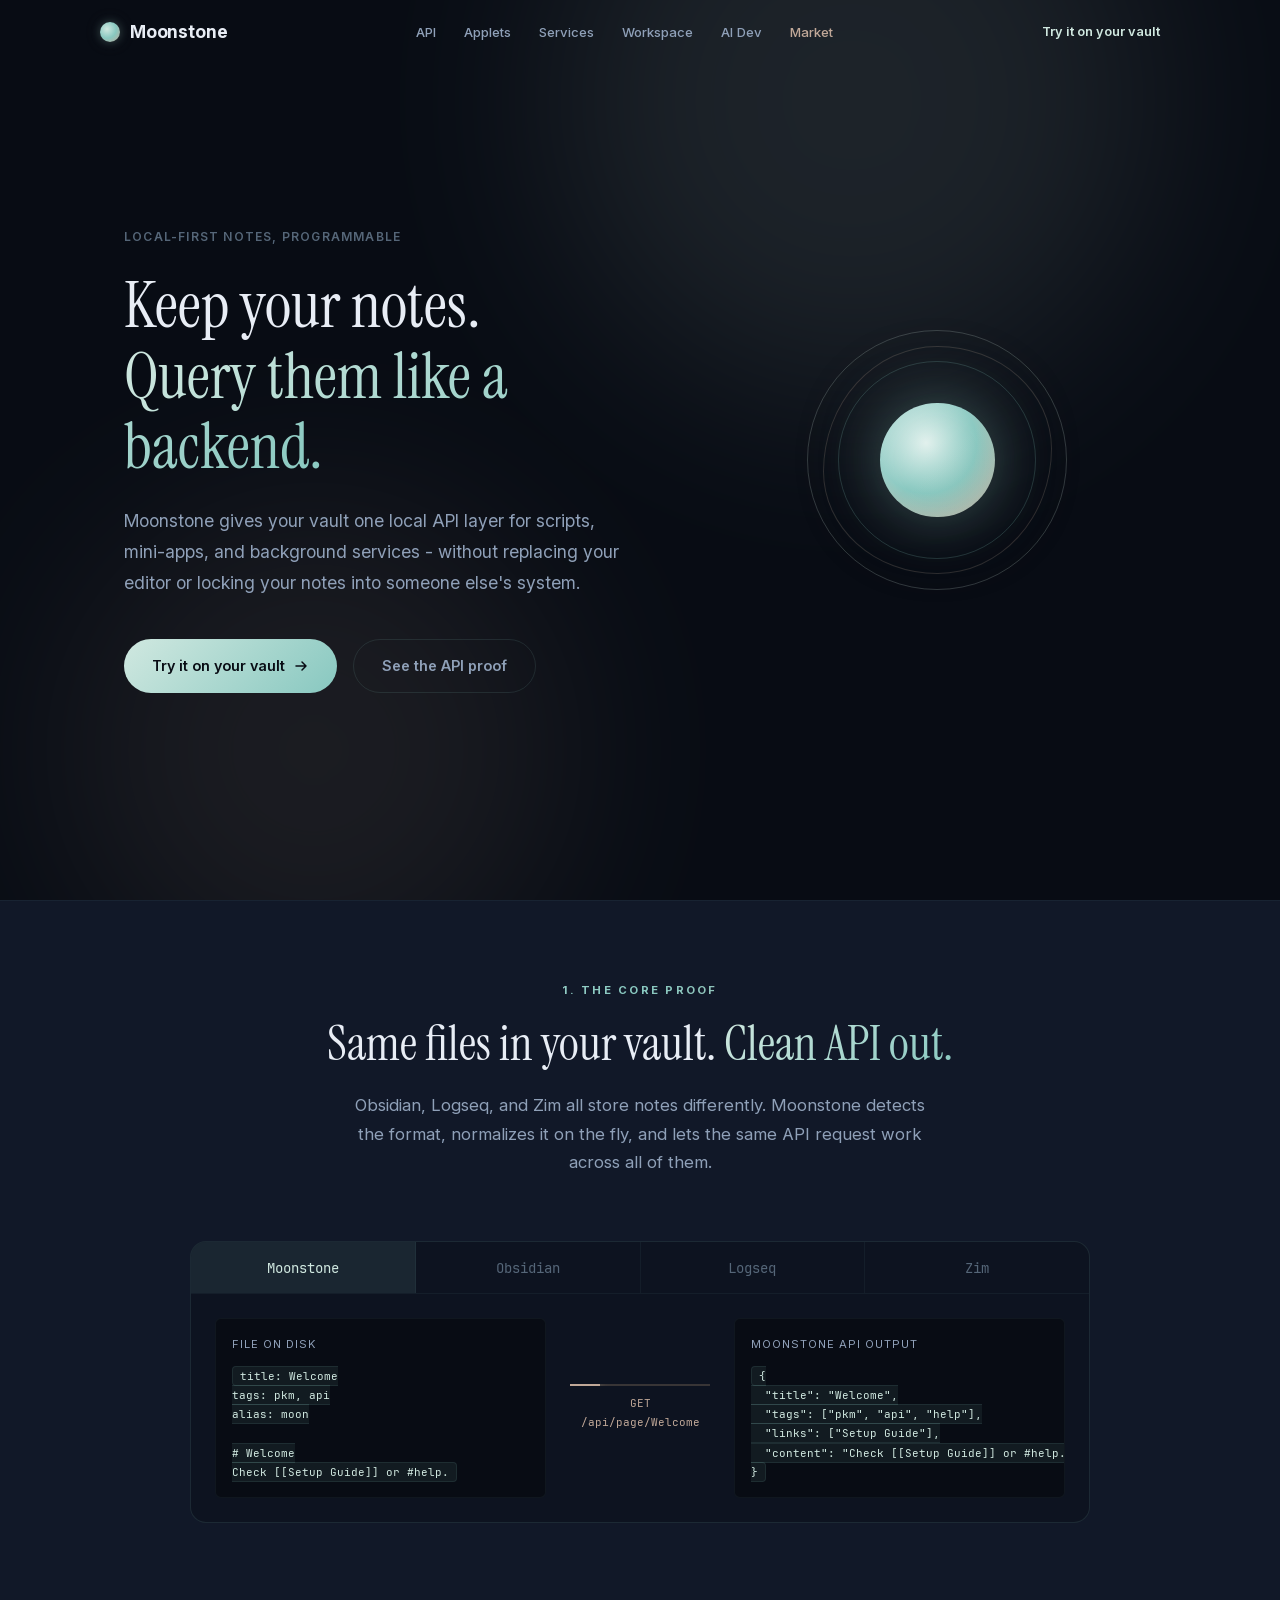
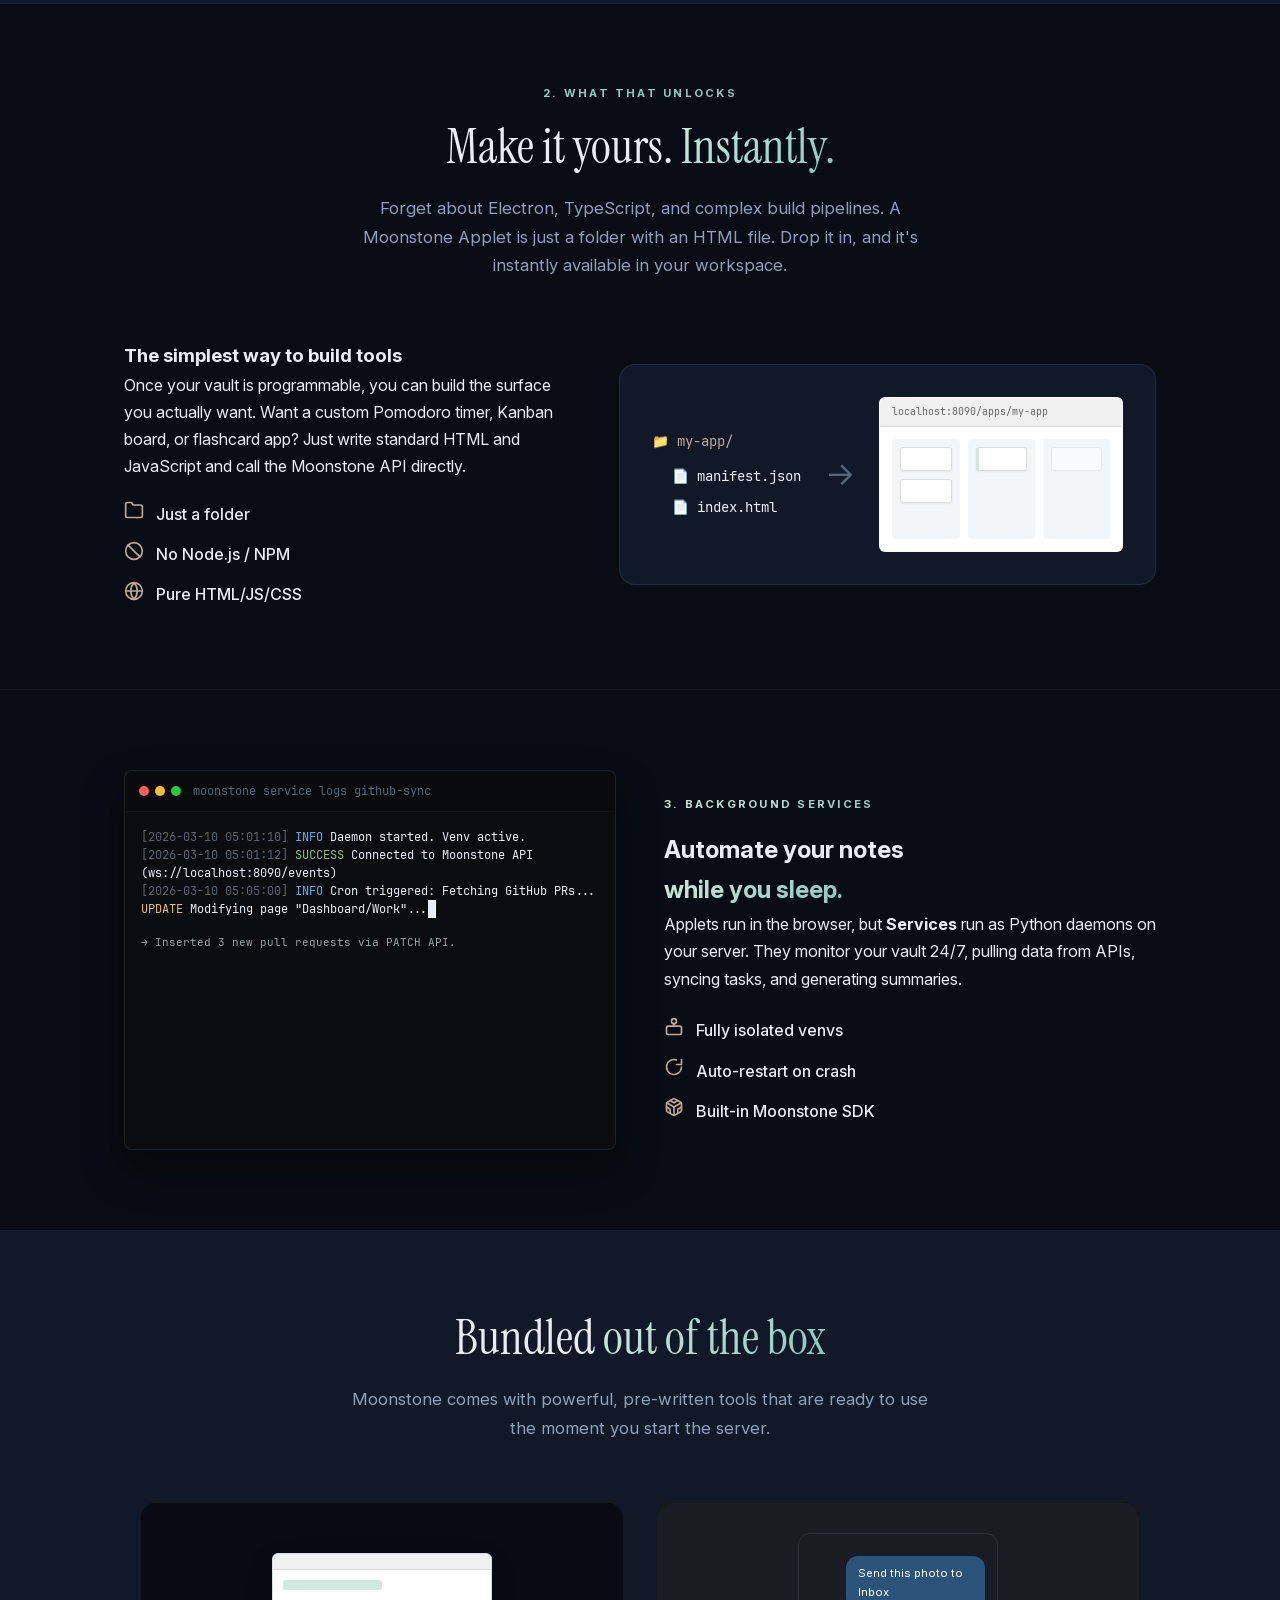
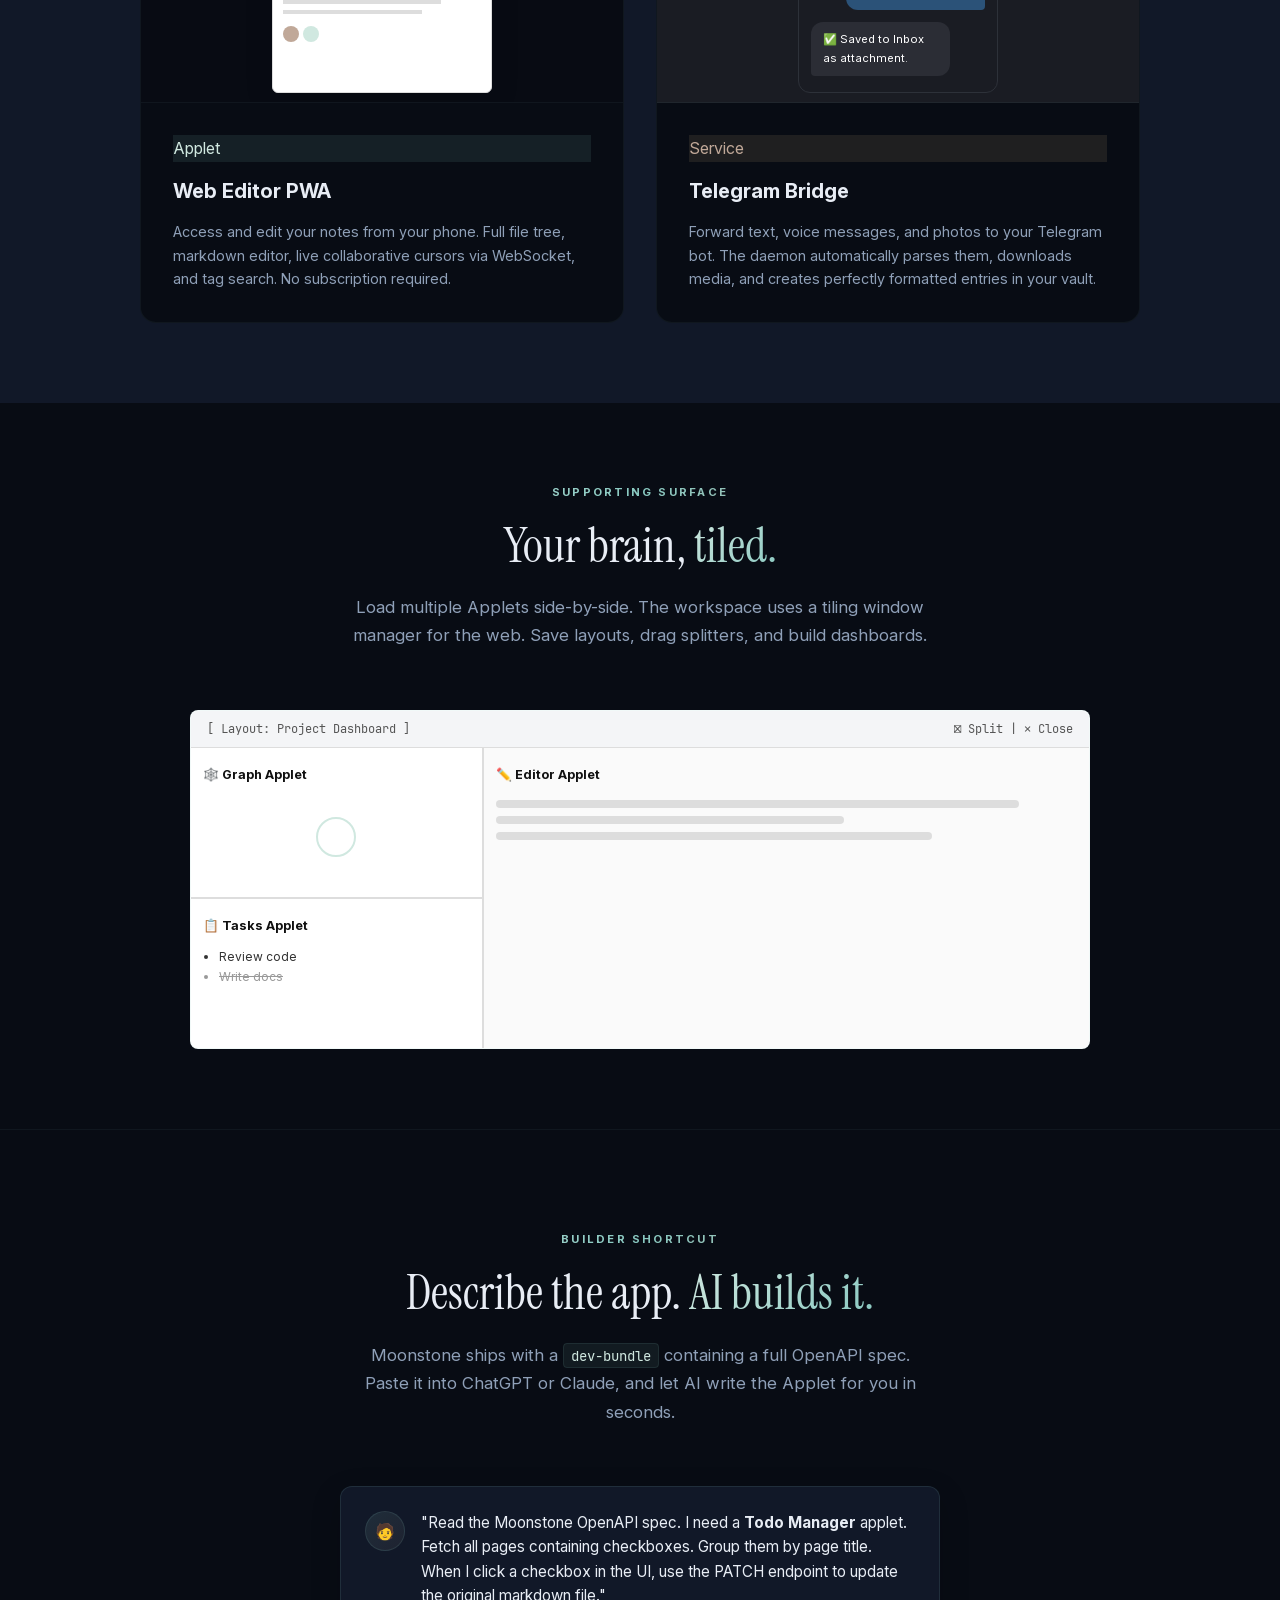
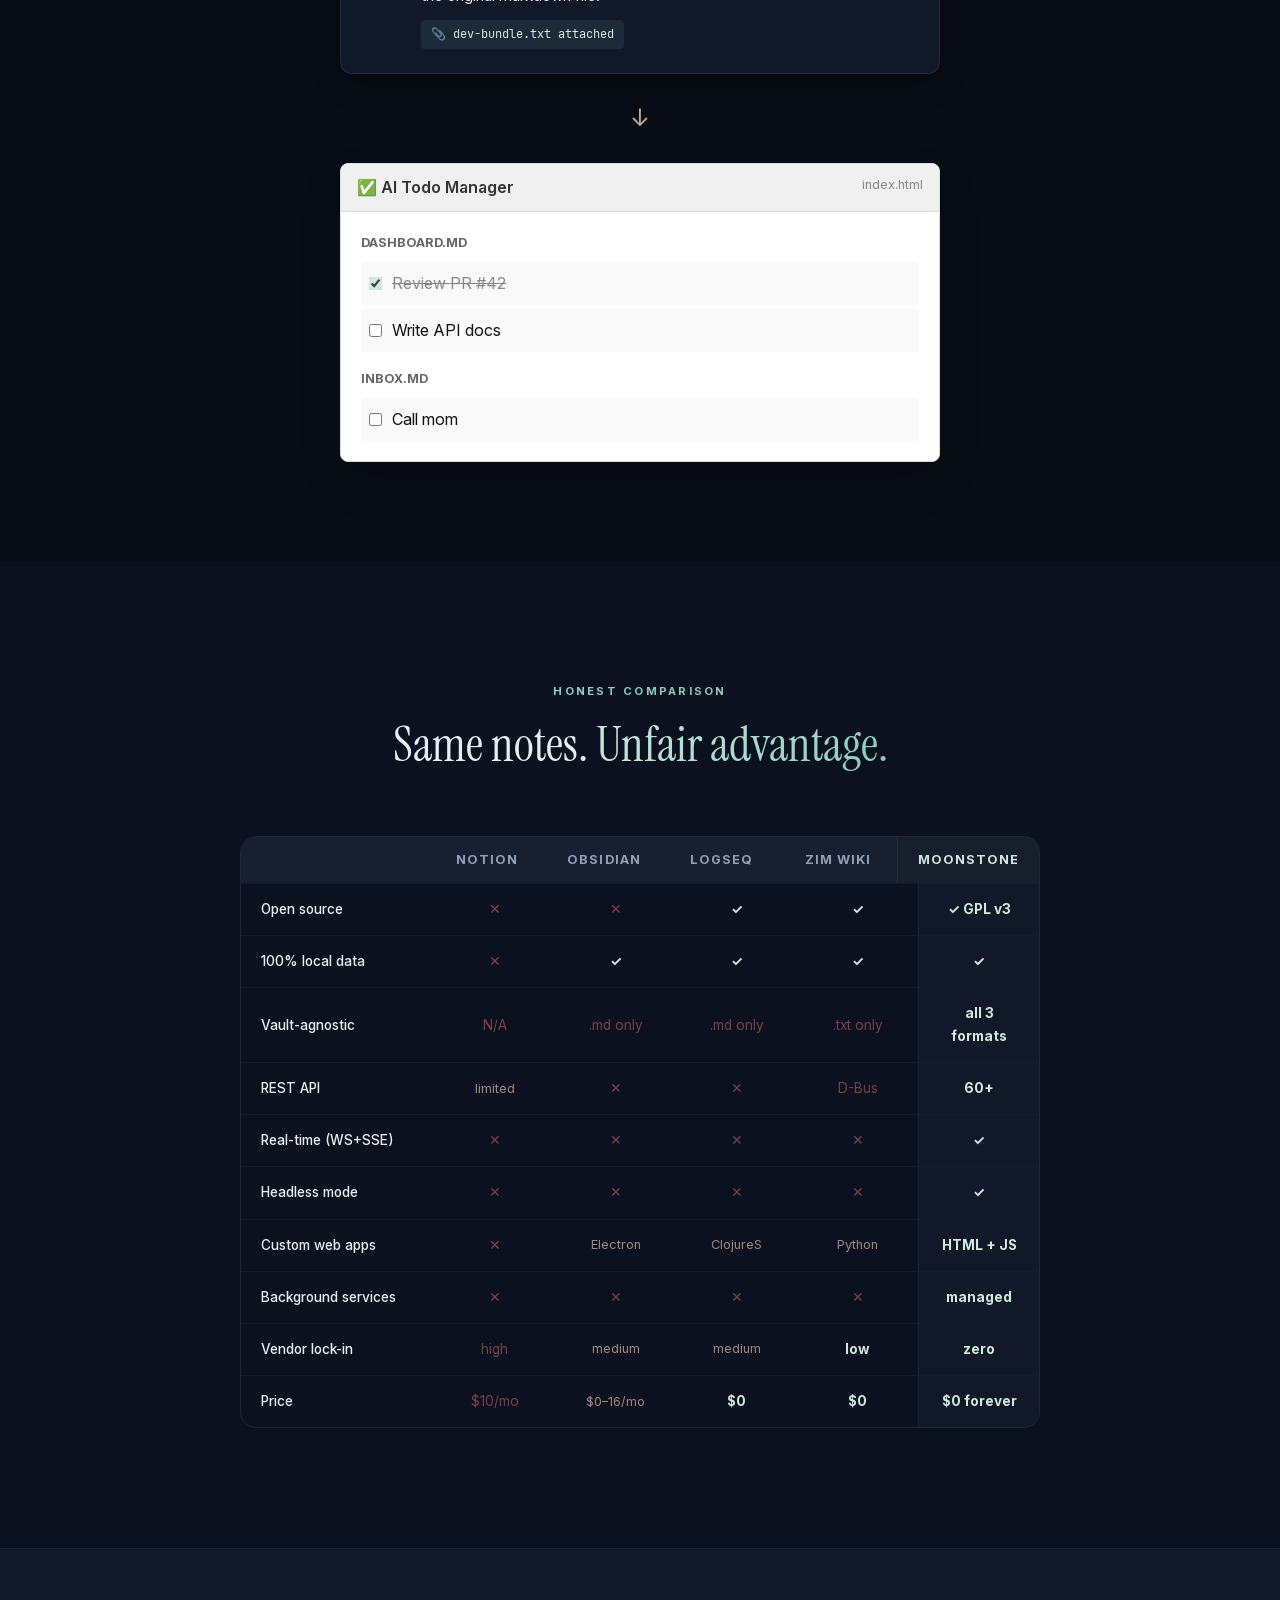
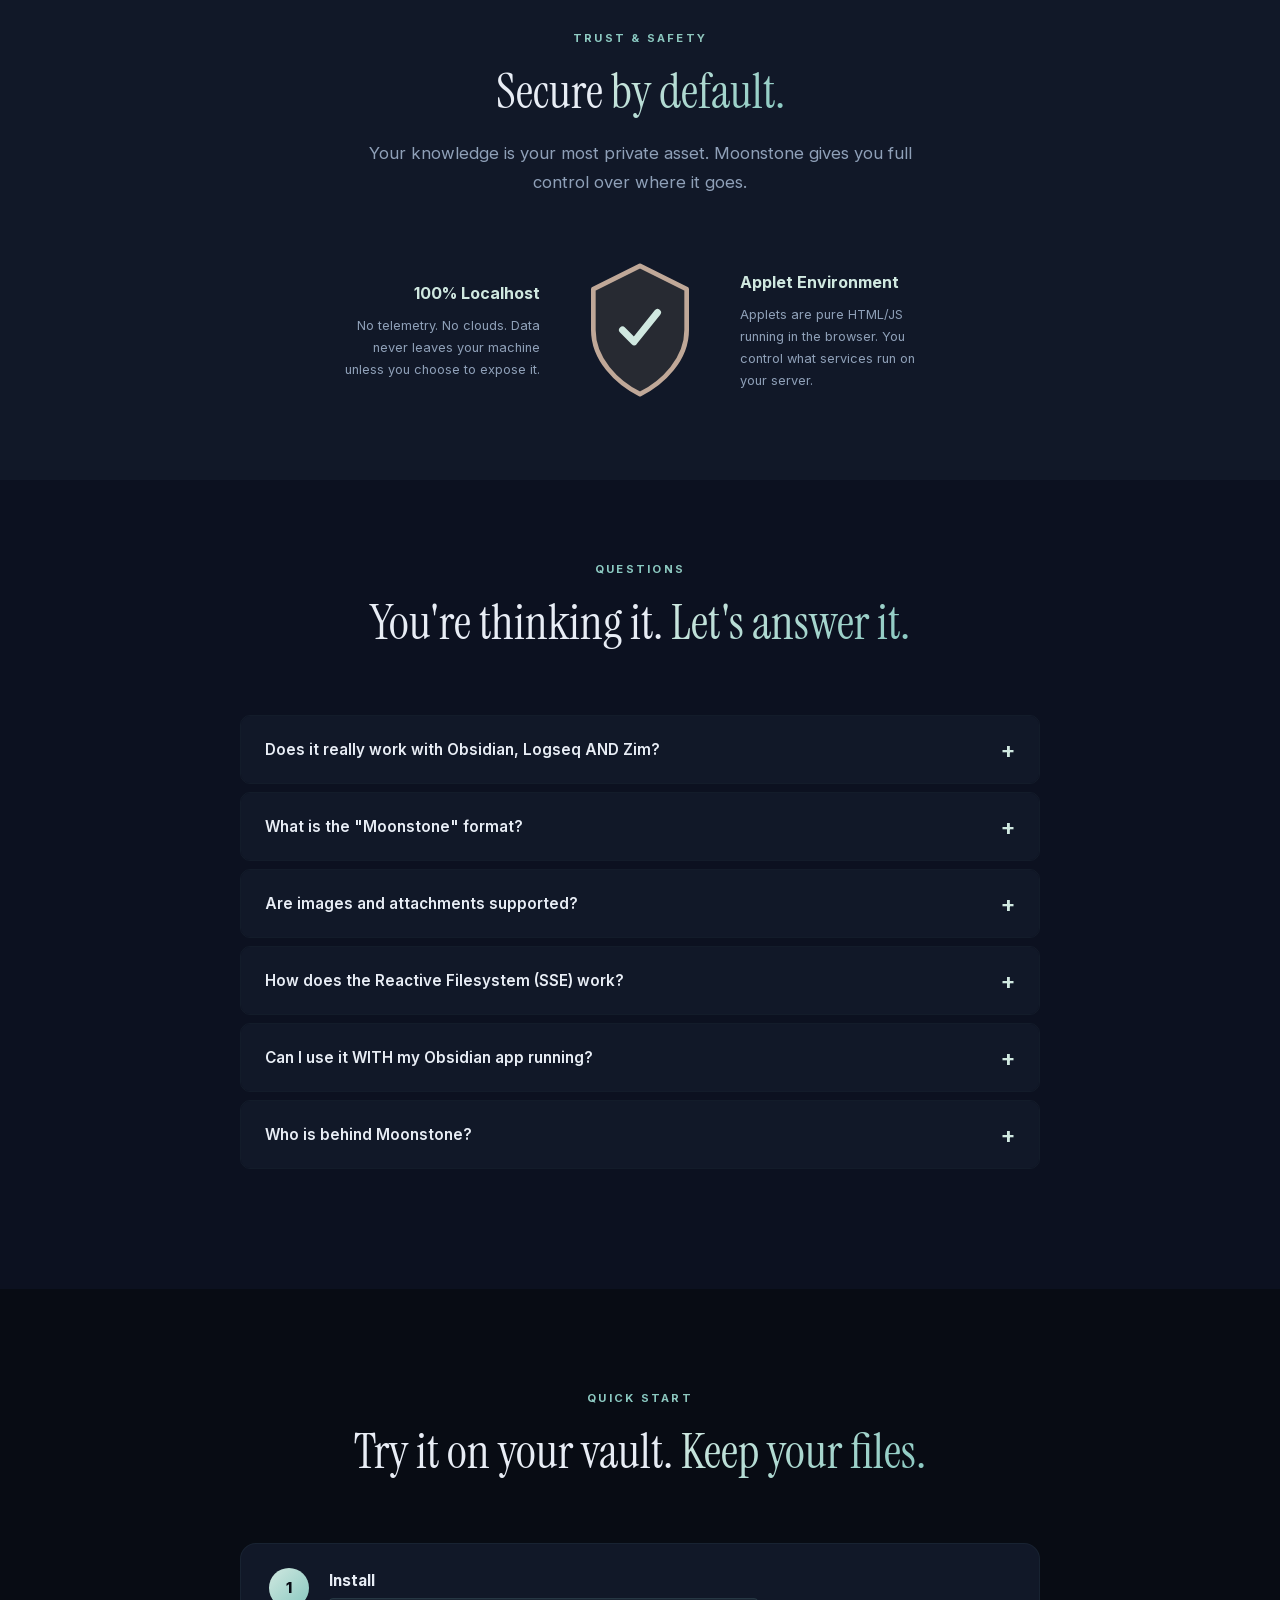
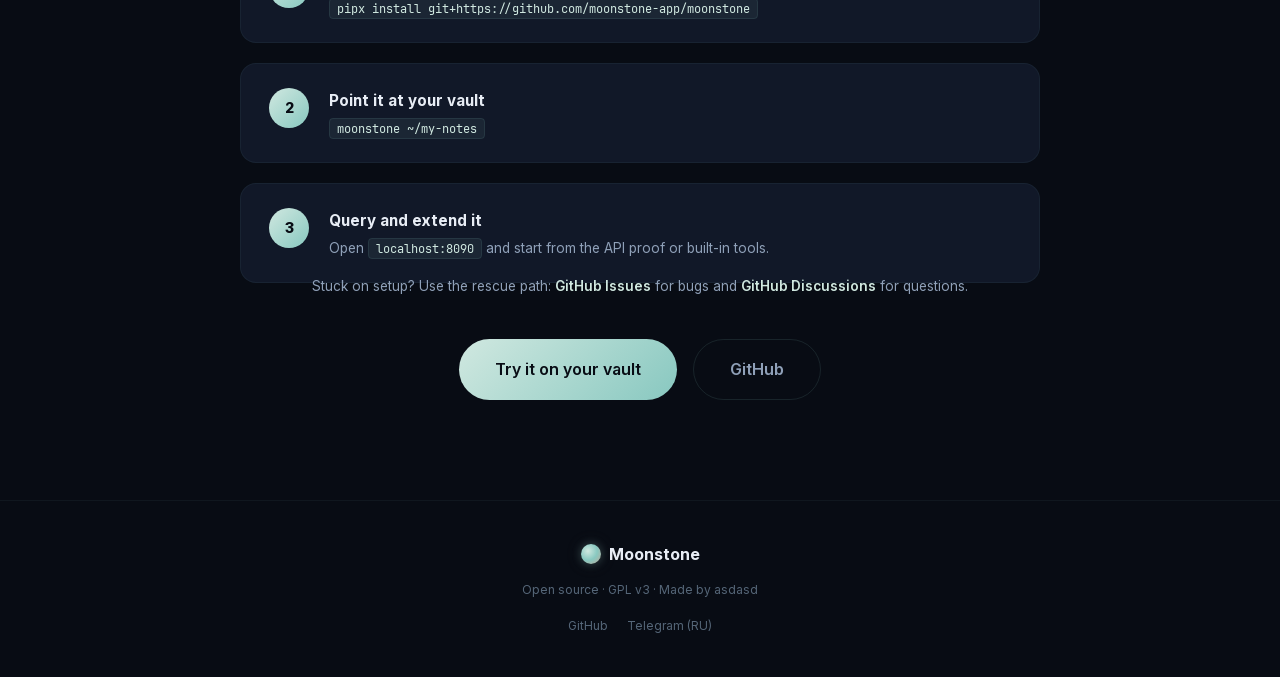
<file: index.html>
<!DOCTYPE html>
<html lang="en">
<head>
  <meta charset="UTF-8">
  <meta name="viewport" content="width=device-width, initial-scale=1.0">
  <title>Moonstone — Turn your notes vault into a local API</title>
  <meta name="description" content="Turn your Obsidian, Logseq, or Zim vault into a local API. Moonstone gives your existing notes one programmable backend, zero-build applets, and background automations.">
  <script defer src="https://cloud.umami.is/script.js" data-website-id="d00c5366-55e6-495d-87b9-1b8a10b99c0d"></script>
  <link rel="stylesheet" href="css/style.css">
</head>
<body>
  <!-- Skip link for keyboard accessibility -->
  <a href="#main-content" class="skip-link">Skip to main content</a>

  <!-- NAV -->
  <nav class="nav" id="nav">
    <div class="nav-inner">
      <a href="#" class="nav-logo"><span class="moon-mark"></span><span>Moonstone</span></a>
      <ul class="nav-links" id="nav-links">
        <li><a href="#api">API</a></li>
        <li><a href="#applets">Applets</a></li>
        <li><a href="#services">Services</a></li>
        <li><a href="#workspace">Workspace</a></li>
        <li><a href="#ai">AI Dev</a></li>
        <li><a href="market.html" style="color:var(--moon-gold);">Market</a></li>
      </ul>
      <a href="#start" class="nav-cta btn btn-nav" data-site-cta="try_vault" data-cta-location="nav">Try it on your vault</a>
      <button class="nav-toggle" id="nav-toggle" aria-label="Menu">
        <svg viewBox="0 0 24 24"><line x1="3" y1="6" x2="21" y2="6"/><line x1="3" y1="12" x2="21" y2="12"/><line x1="3" y1="18" x2="21" y2="18"/></svg>
      </button>
    </div>
  </nav>

  <!-- HERO (API + APPLETS + SERVICES) -->
  <section class="hero" id="main-content">
    <div class="hero-bg">
      <div class="glow glow--1"></div>
      <div class="glow glow--2"></div>
    </div>
    <div class="container hero-inner" style="flex-direction: row; text-align: left;">
      <div class="hero-content" style="max-width: 600px;">
        <p class="hero-eyebrow" id="hero-eyebrow">Local API for Existing Vaults</p>
        <h1 id="hero-headline">Turn your notes folder<br><span class="shimmer-text">into a local API.</span></h1>
        <p class="hero-sub" id="hero-sub">
          Point Moonstone at your existing Obsidian, Logseq, Zim, or plain markdown vault. Keep your files, keep your workflow, and get one programmable backend for APIs, applets, and automations.
        </p>
        <div class="hero-actions">
          <a href="#start" class="btn btn-primary" id="hero-primary-cta" data-hero-click="primary" data-site-cta="try_vault" data-cta-location="hero_primary">
            Try it on your vault
            <svg width="16" height="16" viewBox="0 0 16 16" fill="none"><path d="M3 8h10M9 4l4 4-4 4" stroke="currentColor" stroke-width="1.5" stroke-linecap="round" stroke-linejoin="round"/></svg>
          </a>
          <a href="#api" class="btn btn-ghost" id="hero-secondary-cta" data-hero-click="secondary">See the API proof</a>
        </div>
      </div>
      <div class="hero-stone-wrap">
        <div class="moonstone" id="moonstone">
          <div class="stone-ring stone-ring--1"></div>
          <div class="stone-ring stone-ring--2"></div>
          <div class="stone-ring stone-ring--3"></div>
          <div class="stone-core"></div>
          <div class="stone-sheen"></div>
        </div>
      </div>
    </div>
  </section>

  <!-- 1. ОБ API -->
  <section class="format-switcher-sec" id="api">
    <div class="container">
      <div class="section-header reveal">
        <p class="section-label">1. The Core Proof</p>
        <h2 class="section-title">Same files in your vault. <span class="shimmer-text">Clean API out.</span></h2>
        <p class="section-sub">Obsidian, Logseq, and Zim all store notes differently. Moonstone detects the format, normalizes it on the fly, and lets the same API request work across all of them.</p>
      </div>
      
      <div class="api-switcher reveal">
        <div class="api-switcher-tabs">
          <button class="switcher-tab active" data-format="moonstone">Moonstone</button>
          <button class="switcher-tab" data-format="obsidian">Obsidian</button>
          <button class="switcher-tab" data-format="logseq">Logseq</button>
          <button class="switcher-tab" data-format="zim">Zim</button>
        </div>
        
        <div class="api-switcher-content">
          <div class="api-switcher-file">
            <div class="api-hdr">File on Disk</div>
            <pre class="api-code" id="code-disk"><code>---
tags: [pkm, api]
aliases: [moon]
---
# Welcome
Check [[Setup Guide]] or #help.</code></pre>
          </div>
          <div class="api-switcher-arrow">
            <div class="arrow-path">
               <div class="arrow-dot"></div>
            </div>
            <span>GET /api/page/Welcome</span>
          </div>
          <div class="api-switcher-json">
            <div class="api-hdr">Moonstone API Output</div>
            <pre class="api-code"><code>{
  "title": "Welcome",
  "tags": ["pkm", "api", "help"],
  "links": ["Setup Guide"],
  "content": "Check [[Setup Guide]] or #help."
}</code></pre>
          </div>
        </div>
      </div>
    </div>
  </section>

  <!-- 2. ОБ АППЛЕТАХ -->
  <section class="zero-build-sec" id="applets">
    <div class="container">
      <div class="section-header reveal" style="text-align:center; max-width:800px; margin: 0 auto 60px;">
        <p class="section-label">2. What that unlocks</p>
        <h2 class="section-title">Make it yours. <span class="shimmer-text">Instantly.</span></h2>
        <p class="section-sub">Forget about Electron, TypeScript, and complex build pipelines. A Moonstone Applet is just a folder with an HTML file. Drop it in, and it's instantly available in your workspace.</p>
      </div>
      
      <div class="zero-grid reveal">
        <div class="zero-text">
          <h3>The simplest way to build tools</h3>
          <p>Once your vault is programmable, you can build the surface you actually want. Want a custom Pomodoro timer, Kanban board, or flashcard app? Just write standard HTML and JavaScript and call the Moonstone API directly.</p>
          <ul class="demo-bullets" style="margin-top:20px;">
            <li><span class="icon"><svg width="18" height="18" viewBox="0 0 24 24" fill="none" stroke="currentColor" stroke-width="2"><path d="M22 19a2 2 0 0 1-2 2H4a2 2 0 0 1-2-2V5a2 2 0 0 1 2-2h5l2 3h9a2 2 0 0 1 2 2z"/></svg></span> Just a folder</li>
            <li><span class="icon"><svg width="18" height="18" viewBox="0 0 24 24" fill="none" stroke="currentColor" stroke-width="2"><circle cx="12" cy="12" r="10"/><line x1="4.93" y1="4.93" x2="19.07" y2="19.07"/></svg></span> No Node.js / NPM</li>
            <li><span class="icon"><svg width="18" height="18" viewBox="0 0 24 24" fill="none" stroke="currentColor" stroke-width="2"><circle cx="12" cy="12" r="10"/><line x1="2" y1="12" x2="22" y2="12"/><path d="M12 2a15.3 15.3 0 0 1 4 10 15.3 15.3 0 0 1-4 10 15.3 15.3 0 0 1-4-10 15.3 15.3 0 0 1 4-10z"/></svg></span> Pure HTML/JS/CSS</li>
          </ul>
        </div>
        <div class="zero-anim">
          <div class="zero-folder">
            <div class="folder-icon">📁 my-app/</div>
            <div class="folder-file">📄 manifest.json</div>
            <div class="folder-file">📄 index.html</div>
          </div>
          <div class="zero-arrow">→</div>
          <div class="zero-browser">
            <div class="browser-hdr">localhost:8090/apps/my-app</div>
            <div class="browser-ui">
               <div class="kanban-mock">
                 <div class="k-col"><div class="k-c"></div><div class="k-c"></div></div>
                 <div class="k-col"><div class="k-c k-hl"></div></div>
                 <div class="k-col"><div class="k-c k-dim"></div></div>
               </div>
            </div>
          </div>
        </div>
      </div>
    </div>
  </section>

  <!-- 3. О СЕРВИСАХ -->
  <section class="demo-split" id="services" style="border-top: 1px solid var(--border);">
    <div class="container">
      <div class="demo-split-grid reveal" style="direction: rtl;">
        <!-- Текст справа (direction rtl / ltr hack) -->
        <div class="demo-split-text" style="direction: ltr;">
          <p class="section-label">3. Background Services</p>
          <h2>Automate your notes <br><span class="shimmer-text">while you sleep.</span></h2>
          <p>
            Applets run in the browser, but <strong>Services</strong> run as Python daemons on your server. They monitor your vault 24/7, pulling data from APIs, syncing tasks, and generating summaries.
          </p>
          <ul class="demo-bullets">
            <li><span class="icon"><svg width="20" height="20" viewBox="0 0 24 24" fill="none" stroke="var(--moon-ice)" stroke-width="2"><rect x="3" y="11" width="18" height="10" rx="2"/><circle cx="12" cy="5" r="3"/><path d="M12 8v3"/></svg></span> Fully isolated venvs</li>
            <li><span class="icon"><svg width="20" height="20" viewBox="0 0 24 24" fill="none" stroke="var(--moon-ice)" stroke-width="2"><path d="M21 12a9 9 0 1 1-6.219-8.56"/><polyline points="21 3 21 9 15 9"/></svg></span> Auto-restart on crash</li>
            <li><span class="icon"><svg width="20" height="20" viewBox="0 0 24 24" fill="none" stroke="var(--moon-ice)" stroke-width="2"><path d="M21 16V8a2 2 0 0 0-1-1.73l-7-4a2 2 0 0 0-2 0l-7 4A2 2 0 0 0 3 8v8a2 2 0 0 0 1 1.73l7 4a2 2 0 0 0 2 0l7-4A2 2 0 0 0 21 16z"/><polyline points="7.5 4.21 12 6.81 16.5 4.21"/><polyline points="7.5 19.79 7.5 14.6 3 12"/><polyline points="21 12 16.5 14.6 16.5 19.79"/><polyline points="3.27 6.96 12 12.01 20.73 6.96"/><line x1="12" y1="22.08" x2="12" y2="12"/></svg></span> Built-in Moonstone SDK</li>
          </ul>
        </div>
        
        <div class="demo-split-visual" style="direction: ltr;">
          <!-- Сервисный терминал -->
          <div class="demo-window demo-term" style="width: 100%; height: 100%; top:0; left:0; position:relative; background:#0b0c10;">
            <div class="demo-window-hdr"><div class="demo-dots"><span></span><span></span><span></span></div><span>moonstone service logs github-sync</span></div>
            <div class="demo-window-body" style="font-size: 0.75rem;">
              <div class="code-line"><span style="color:#5c6370">[2026-03-10 05:01:10]</span> <span style="color:#61afef">INFO</span> Daemon started. Venv active.</div>
              <div class="code-line"><span style="color:#5c6370">[2026-03-10 05:01:12]</span> <span style="color:#98c379">SUCCESS</span> Connected to Moonstone API (ws://localhost:8090/events)</div>
              <div class="code-line"><span style="color:#5c6370">[2026-03-10 05:05:00]</span> <span style="color:#61afef">INFO</span> Cron triggered: Fetching GitHub PRs...</div>
              <div class="code-line type-anim" style="animation-duration: 3s;"><span style="color:#e5c07b">UPDATE</span> Modifying page "Dashboard/Work"...<span class="cursor">█</span></div>
              <div class="code-line cmd-status" style="animation: appear 3s infinite;">→ Inserted 3 new pull requests via PATCH API.</div>
            </div>
          </div>
        </div>
      </div>
    </div>
  </section>

  <!-- КАРТОЧКИ ОВЕРВЬЮ -->
  <section class="overview-sec" style="padding: 80px 0; background: var(--bg-card);">
    <div class="container">
      <div class="section-header reveal" style="text-align:center; max-width:800px; margin: 0 auto 60px;">
        <h2 class="section-title">Bundled <span class="shimmer-text">out of the box</span></h2>
        <p class="section-sub">Moonstone comes with powerful, pre-written tools that are ready to use the moment you start the server.</p>
      </div>

      <div class="overview-grid reveal">
        <!-- Карточка 1 -->
        <div class="overview-card">
          <div class="overview-visual">
            <div class="mock-browser-mini">
               <div class="mock-hdr"></div>
               <div class="mock-body" style="padding:10px;">
                 <div style="width:50%;height:10px;background:var(--moon-ice);margin-bottom:10px;border-radius:2px;"></div>
                 <div style="width:80%;height:4px;background:#ddd;margin-bottom:6px;"></div>
                 <div style="width:70%;height:4px;background:#ddd;margin-bottom:12px;"></div>
                 <div style="display:flex; gap:4px;">
                    <div style="width:16px;height:16px;background:var(--moon-gold);border-radius:50%;"></div>
                    <div style="width:16px;height:16px;background:var(--moon-ice);border-radius:50%;"></div>
                 </div>
               </div>
            </div>
          </div>
          <div class="overview-info">
            <span class="badge" style="background:rgba(136,200,192,0.1); color:var(--moon-ice);">Applet</span>
            <h3>Web Editor PWA</h3>
            <p>Access and edit your notes from your phone. Full file tree, markdown editor, live collaborative cursors via WebSocket, and tag search. No subscription required.</p>
          </div>
        </div>

        <!-- Карточка 2 -->
        <div class="overview-card">
          <div class="overview-visual" style="background:#1a1c23;">
            <div class="mock-tg-mini">
              <div class="tg-msg tg-out">Send this photo to Inbox</div>
              <div class="tg-msg tg-in">✅ Saved to Inbox as attachment.</div>
            </div>
          </div>
          <div class="overview-info">
            <span class="badge" style="background:rgba(230,190,138,0.1); color:var(--moon-gold);">Service</span>
            <h3>Telegram Bridge</h3>
            <p>Forward text, voice messages, and photos to your Telegram bot. The daemon automatically parses them, downloads media, and creates perfectly formatted entries in your vault.</p>
          </div>
        </div>
      </div>
    </div>
  </section>

  <!-- О WORKSPACE (Тайлы) -->
  <section class="workspace-sec" id="workspace" style="padding: 80px 0;">
    <div class="container">
      <div class="section-header reveal" style="text-align:center; max-width:800px; margin: 0 auto 60px;">
        <p class="section-label">Supporting Surface</p>
        <h2 class="section-title">Your brain, <span class="shimmer-text">tiled.</span></h2>
        <p class="section-sub">Load multiple Applets side-by-side. The workspace uses a tiling window manager for the web. Save layouts, drag splitters, and build dashboards.</p>
      </div>

      <div class="workspace-visual reveal" style="max-width: 900px; margin: 0 auto; border: 1px solid var(--border-lit); border-radius: 8px; background: #fff; overflow:hidden;">
        <!-- Toolbar -->
        <div style="background: #f4f5f7; padding: 8px 16px; display: flex; justify-content: space-between; border-bottom: 1px solid #ddd; font-family: var(--mono); font-size: 0.75rem; color: #555;">
          <div>[ Layout: Project Dashboard ]</div>
          <div>⊞ Split | ✕ Close</div>
        </div>
        <!-- Grid -->
        <div style="display:flex; height: 300px;">
          <!-- Left Col -->
          <div style="flex: 1; border-right: 2px solid #ddd; display: flex; flex-direction: column;">
            <div style="flex: 1; border-bottom: 2px solid #ddd; padding: 12px;">
              <strong style="font-family:var(--sans); font-size:0.8rem; color:#111;">🕸️ Graph Applet</strong>
              <div style="margin-top:12px; display:flex; justify-content:center; align-items:center; height:60%;">
                <div style="width:40px;height:40px;border-radius:50%;border:2px solid var(--moon-ice);"></div>
              </div>
            </div>
            <div style="flex: 1; padding: 12px;">
              <strong style="font-family:var(--sans); font-size:0.8rem; color:#111;">📋 Tasks Applet</strong>
              <ul style="margin-top:8px; padding-left:16px; font-size:0.75rem; color:#333;"><li>Review code</li><li style="text-decoration:line-through; color:#999;">Write docs</li></ul>
            </div>
          </div>
          <!-- Right Col -->
          <div style="flex: 2; padding: 12px; background: #fafafa;">
             <strong style="font-family:var(--sans); font-size:0.8rem; color:#111;">✏️ Editor Applet</strong>
             <div style="margin-top:12px; width:90%; height:8px; background:#ddd; border-radius:4px;"></div>
             <div style="margin-top:8px; width:60%; height:8px; background:#ddd; border-radius:4px;"></div>
             <div style="margin-top:8px; width:75%; height:8px; background:#ddd; border-radius:4px;"></div>
          </div>
        </div>
      </div>
    </div>
  </section>


  <!-- AI GEN (dev-bundle) -->
  <section class="vibe" id="ai" style="padding: 100px 0; border-top: 1px solid var(--border);">
    <div class="container">
      <div class="section-header reveal" style="text-align:center; max-width:800px; margin: 0 auto;">
        <p class="section-label">Builder Shortcut</p>
        <h2 class="section-title">Describe the app. <span class="shimmer-text">AI builds it.</span></h2>
        <p class="section-sub">Moonstone ships with a <code>dev-bundle</code> containing a full OpenAPI spec. Paste it into ChatGPT or Claude, and let AI write the Applet for you in seconds.</p>
      </div>

      <div class="ai-visual-wrap reveal" style="margin-top: 60px; display: flex; flex-direction: column; align-items: center; gap: 24px;">
        <!-- Chat Prompt -->
        <div style="background: var(--bg-card); border: 1px solid var(--border-lit); border-radius: 12px; padding: 24px; max-width: 600px; width: 100%; box-shadow: 0 10px 30px rgba(0,0,0,0.2);">
          <div style="display: flex; gap: 16px; align-items: flex-start;">
            <div class="vibe-avatar" style="width: 40px; height: 40px; font-size: 1rem;">🧑</div>
            <div>
              <p style="font-size: 0.95rem; color: var(--text); line-height: 1.6;">
                "Read the Moonstone OpenAPI spec. I need a <strong>Todo Manager</strong> applet. Fetch all pages containing checkboxes. Group them by page title. When I click a checkbox in the UI, use the PATCH endpoint to update the original markdown file."
              </p>
              <div style="margin-top: 12px; display: inline-flex; align-items: center; gap: 6px; background: rgba(136,200,192,0.1); color: var(--moon-ice); padding: 4px 10px; border-radius: 4px; font-size: 0.75rem; font-family: var(--mono);">
                📎 dev-bundle.txt attached
              </div>
            </div>
          </div>
        </div>
        
        <!-- Arrow -->
        <div style="color: var(--moon-gold); font-size: 1.5rem; animation: slide-down 1.5s infinite;">↓</div>
        
        <!-- Generated Applet Mockup -->
        <div style="background: #fff; border-radius: 8px; border: 1px solid #ddd; max-width: 600px; width: 100%; overflow: hidden; box-shadow: 0 20px 40px rgba(0,0,0,0.15);">
          <div style="background: #f0f0f0; padding: 10px 16px; border-bottom: 1px solid #ddd; font-family: var(--sans); font-weight: 600; color: #333; display: flex; justify-content: space-between;">
            <span>✅ AI Todo Manager</span>
            <span style="font-size: 0.8rem; color: #888; font-weight: normal;">index.html</span>
          </div>
          <div style="padding: 20px; color: #111;">
            <div style="margin-bottom: 16px;">
              <div style="font-size: 0.8rem; color: #666; font-weight: bold; text-transform: uppercase; margin-bottom: 8px;">Dashboard.md</div>
              <label style="display: flex; align-items: center; gap: 10px; padding: 8px; background: #f9f9f9; border-radius: 4px; margin-bottom: 4px; cursor: pointer;">
                <input type="checkbox" checked style="accent-color: var(--moon-ice);"> <span style="text-decoration: line-through; color: #888;">Review PR #42</span>
              </label>
              <label style="display: flex; align-items: center; gap: 10px; padding: 8px; background: #f9f9f9; border-radius: 4px; cursor: pointer;">
                <input type="checkbox"> <span>Write API docs</span>
              </label>
            </div>
            <div>
              <div style="font-size: 0.8rem; color: #666; font-weight: bold; text-transform: uppercase; margin-bottom: 8px;">Inbox.md</div>
              <label style="display: flex; align-items: center; gap: 10px; padding: 8px; background: #f9f9f9; border-radius: 4px; cursor: pointer;">
                <input type="checkbox"> <span>Call mom</span>
              </label>
            </div>
          </div>
        </div>
      </div>
    </div>
  </section>

  <!-- COMPARISON -->
  <section class="compare" id="compare">
    <div class="container">
      <div class="section-header reveal">
        <p class="section-label">Honest comparison</p>
        <h2 class="section-title">Same notes. <span class="shimmer-text">Unfair advantage.</span></h2>
      </div>
      <div class="compare-table compare-table-5col reveal">
        <div class="compare-row compare-header">
          <div class="compare-cell compare-feature"></div>
          <div class="compare-cell">Notion</div>
          <div class="compare-cell">Obsidian</div>
          <div class="compare-cell">Logseq</div>
          <div class="compare-cell">Zim Wiki</div>
          <div class="compare-cell compare-hl">Moonstone</div>
        </div>
        <div class="compare-row"><div class="compare-cell compare-feature">Open source</div><div class="compare-cell"><span class="x">✕</span></div><div class="compare-cell"><span class="x">✕</span></div><div class="compare-cell"><span class="ok">✓</span></div><div class="compare-cell"><span class="ok">✓</span></div><div class="compare-cell compare-hl"><span class="ok">✓ GPL v3</span></div></div>
        <div class="compare-row"><div class="compare-cell compare-feature">100% local data</div><div class="compare-cell"><span class="x">✕</span></div><div class="compare-cell"><span class="ok">✓</span></div><div class="compare-cell"><span class="ok">✓</span></div><div class="compare-cell"><span class="ok">✓</span></div><div class="compare-cell compare-hl"><span class="ok">✓</span></div></div>
        <div class="compare-row"><div class="compare-cell compare-feature">Vault-agnostic</div><div class="compare-cell"><span class="x">N/A</span></div><div class="compare-cell"><span class="x">.md only</span></div><div class="compare-cell"><span class="x">.md only</span></div><div class="compare-cell"><span class="x">.txt only</span></div><div class="compare-cell compare-hl"><span class="ok">all 3 formats</span></div></div>
        <div class="compare-row"><div class="compare-cell compare-feature">REST API</div><div class="compare-cell"><span class="mid">limited</span></div><div class="compare-cell"><span class="x">✕</span></div><div class="compare-cell"><span class="x">✕</span></div><div class="compare-cell"><span class="x">D-Bus</span></div><div class="compare-cell compare-hl"><span class="ok">60+</span></div></div>
        <div class="compare-row"><div class="compare-cell compare-feature">Real-time (WS+SSE)</div><div class="compare-cell"><span class="x">✕</span></div><div class="compare-cell"><span class="x">✕</span></div><div class="compare-cell"><span class="x">✕</span></div><div class="compare-cell"><span class="x">✕</span></div><div class="compare-cell compare-hl"><span class="ok">✓</span></div></div>
        <div class="compare-row"><div class="compare-cell compare-feature">Headless mode</div><div class="compare-cell"><span class="x">✕</span></div><div class="compare-cell"><span class="x">✕</span></div><div class="compare-cell"><span class="x">✕</span></div><div class="compare-cell"><span class="x">✕</span></div><div class="compare-cell compare-hl"><span class="ok">✓</span></div></div>
        <div class="compare-row"><div class="compare-cell compare-feature">Custom web apps</div><div class="compare-cell"><span class="x">✕</span></div><div class="compare-cell"><span class="mid">Electron</span></div><div class="compare-cell"><span class="mid">ClojureS</span></div><div class="compare-cell"><span class="mid">Python</span></div><div class="compare-cell compare-hl"><span class="ok">HTML + JS</span></div></div>
        <div class="compare-row"><div class="compare-cell compare-feature">Background services</div><div class="compare-cell"><span class="x">✕</span></div><div class="compare-cell"><span class="x">✕</span></div><div class="compare-cell"><span class="x">✕</span></div><div class="compare-cell"><span class="x">✕</span></div><div class="compare-cell compare-hl"><span class="ok">managed</span></div></div>
        <div class="compare-row"><div class="compare-cell compare-feature">Vendor lock-in</div><div class="compare-cell"><span class="x">high</span></div><div class="compare-cell"><span class="mid">medium</span></div><div class="compare-cell"><span class="mid">medium</span></div><div class="compare-cell"><span class="ok">low</span></div><div class="compare-cell compare-hl"><span class="ok">zero</span></div></div>
        <div class="compare-row"><div class="compare-cell compare-feature">Price</div><div class="compare-cell"><span class="x">$10/mo</span></div><div class="compare-cell"><span class="mid">$0–16/mo</span></div><div class="compare-cell"><span class="ok">$0</span></div><div class="compare-cell"><span class="ok">$0</span></div><div class="compare-cell compare-hl"><span class="ok">$0 forever</span></div></div>
      </div>
    </div>
  </section>

  <!-- SECURITY (VISUALIZED) -->
  <section class="security-sec" style="padding: 80px 0; background: var(--bg-card); border-top: 1px solid var(--border);">
    <div class="container">
      <div class="section-header reveal" style="text-align:center;">
        <p class="section-label">Trust & Safety</p>
        <h2 class="section-title">Secure <span class="shimmer-text">by default.</span></h2>
        <p class="section-sub">Your knowledge is your most private asset. Moonstone gives you full control over where it goes.</p>
      </div>

      <div class="security-visual reveal" style="max-width: 800px; margin: 40px auto 0; display: flex; align-items: center; justify-content: center; gap: 40px;">
        <div class="sec-box" style="text-align: right; width: 200px;">
          <h4 style="color: var(--moon-ice); margin-bottom: 8px;">100% Localhost</h4>
          <p style="font-size: 0.8rem; color: var(--text-dim);">No telemetry. No clouds. Data never leaves your machine unless you choose to expose it.</p>
        </div>
        
        <div class="sec-shield" style="position: relative; width: 120px; height: 140px; display: flex; align-items: center; justify-content: center;">
          <svg viewBox="0 0 100 120" style="width: 100%; height: 100%; fill: none; stroke: var(--moon-gold); stroke-width: 4; stroke-linejoin: round;">
            <path d="M50 5 L10 25 L10 60 C10 85 30 105 50 115 C70 105 90 85 90 60 L90 25 Z" fill="rgba(230,190,138,0.1)" />
            <path d="M35 60 L45 70 L65 45" stroke="var(--moon-ice)" stroke-width="6" stroke-linecap="round" />
          </svg>
        </div>

        <div class="sec-box" style="text-align: left; width: 200px;">
          <h4 style="color: var(--moon-ice); margin-bottom: 8px;">Applet Environment</h4>
          <p style="font-size: 0.8rem; color: var(--text-dim);">Applets are pure HTML/JS running in the browser. You control what services run on your server.</p>
        </div>
      </div>
    </div>
  </section>

  <!-- FAQ -->
  <section class="faq" id="faq" style="padding-top: 80px;">
    <div class="container">
      <div class="section-header reveal" style="text-align:center;">
        <p class="section-label">Questions</p>
        <h2 class="section-title">You're thinking it. <span class="shimmer-text">Let's answer it.</span></h2>
      </div>
      <div class="faq-list reveal" style="max-width:800px; margin:40px auto 0;">
        <div class="faq-item">
          <button class="faq-q" aria-expanded="false">Does it really work with Obsidian, Logseq AND Zim?</button>
          <div class="faq-a"><p>Yes. Moonstone uses dynamic Profiles to auto-detect the vault format. It normalizes tags, double-bracket links, and metadata on the fly. You can switch from Logseq to Obsidian, and your API scripts will keep working without any changes.</p></div>
        </div>
        <div class="faq-item">
          <button class="faq-q" aria-expanded="false">What is the "Moonstone" format?</button>
          <div class="faq-a"><p>While we support third-party formats, Moonstone also has its own native Plain Text format. It's designed to be the cleanest, most Git-friendly markdown implementation, with explicit frontmatter and strict hierarchical linking. Perfect for purists.</p></div>
        </div>
        <div class="faq-item">
          <button class="faq-q" aria-expanded="false">Are images and attachments supported?</button>
          <div class="faq-a"><p>Absolutely. The <code>/api/attachment</code> endpoint serves media files directly. Applets and Services can upload images, voice memos, and PDFs via standard POST requests, and Moonstone places them in the correct asset folder based on your vault profile.</p></div>
        </div>
        <div class="faq-item">
          <button class="faq-q" aria-expanded="false">How does the Reactive Filesystem (SSE) work?</button>
          <div class="faq-a"><p>Moonstone binds to your OS's native file watcher (inotify on Linux, FSEvents on macOS, ReadDirectoryChanges on Windows) via Python's <code>watchdog</code>. When a file is saved, it pushes a Server-Sent Event (SSE) to connected clients in milliseconds. Zero polling. Zero CPU overhead.</p></div>
        </div>
        <div class="faq-item">
          <button class="faq-q" aria-expanded="false">Can I use it WITH my Obsidian app running?</button>
          <div class="faq-a"><p>Yes. Point Moonstone at your existing vault folder. Keep using Obsidian for local editing. Use Moonstone for the API, Applets, Web Editor, and background automations simultaneously. They sync perfectly.</p></div>
        </div>
        <div class="faq-item">
          <button class="faq-q" aria-expanded="false">Who is behind Moonstone?</button>
          <div class="faq-a">
            <p>Just one indie hacker building products in public. No corporation, no VC funding. I share the entire development process, architectural decisions, further ideas, and growth metrics in the Maker Log. <br><br><a href="https://t.me/asdasd" target="_blank" style="color:var(--moon-gold); font-weight:bold;">Follow the Maker Journey on Telegram (RU) →</a></p>
          </div>
        </div>
      </div>
    </div>
  </section>

  <!-- QUICK START -->
  <section class="start" id="start" style="padding: 100px 0;">
    <div class="container">
      <div class="section-header reveal" style="text-align: center;">
        <p class="section-label">Quick Start</p>
        <h2 class="section-title">Try it on your vault. <span class="shimmer-text">Keep your files.</span></h2>
      </div>
      <div class="start-steps reveal" style="justify-content: center; max-width: 800px; margin: 0 auto;">
        <div class="start-step"><div class="start-num">1</div><div><h4>Install</h4><p><code>pipx install git+https://github.com/moonstone-app/moonstone</code></p></div></div>
        <div class="start-step"><div class="start-num">2</div><div><h4>Point it at your vault</h4><p><code>moonstone ~/my-notes</code></p></div></div>
        <div class="start-step"><div class="start-num">3</div><div><h4>Query and extend it</h4><p>Open <code>localhost:8090</code> and start from the API proof or built-in tools.</p></div></div>
      </div>
      <div class="start-help reveal">
        <p>Stuck on setup? Use the rescue path: <a href="https://github.com/moonstone-app/moonstone/issues">GitHub Issues</a> for bugs and <a href="https://github.com/orgs/moonstone-app/discussions">GitHub Discussions</a> for questions.</p>
      </div>
      <div class="start-cta reveal" style="margin-top: 40px;">
        <a href="https://github.com/moonstone-app/moonstone" class="btn btn-primary btn-lg" data-site-cta="try_vault" data-cta-location="quickstart_primary">Try it on your vault</a>
        <a href="https://github.com/moonstone-app/moonstone" class="btn btn-ghost btn-lg" data-site-cta="github" data-cta-location="quickstart_secondary">GitHub</a>
      </div>
    </div>
  </section>

  <!-- FOOTER -->
  <footer class="footer">
    <div class="container footer-inner">
      <div class="footer-brand"><span class="moon-mark"></span><span>Moonstone</span></div>
      <p class="footer-copy">Open source · GPL v3 · Made by <a href="https://github.com/asdasd" style="color:var(--text-muted)">asdasd</a></p>
      <p class="footer-copy" style="margin-top:4px">
        <a href="https://github.com/moonstone-app/moonstone" style="color:var(--text-muted);margin-right:16px" data-site-cta="github" data-cta-location="footer">GitHub</a>
        <a href="https://t.me/asdasd" style="color:var(--text-muted)">Telegram (RU)</a>
      </p>
    </div>
  </footer>

  <script src="js/main.js"></script>
</body>
</html>
</file>
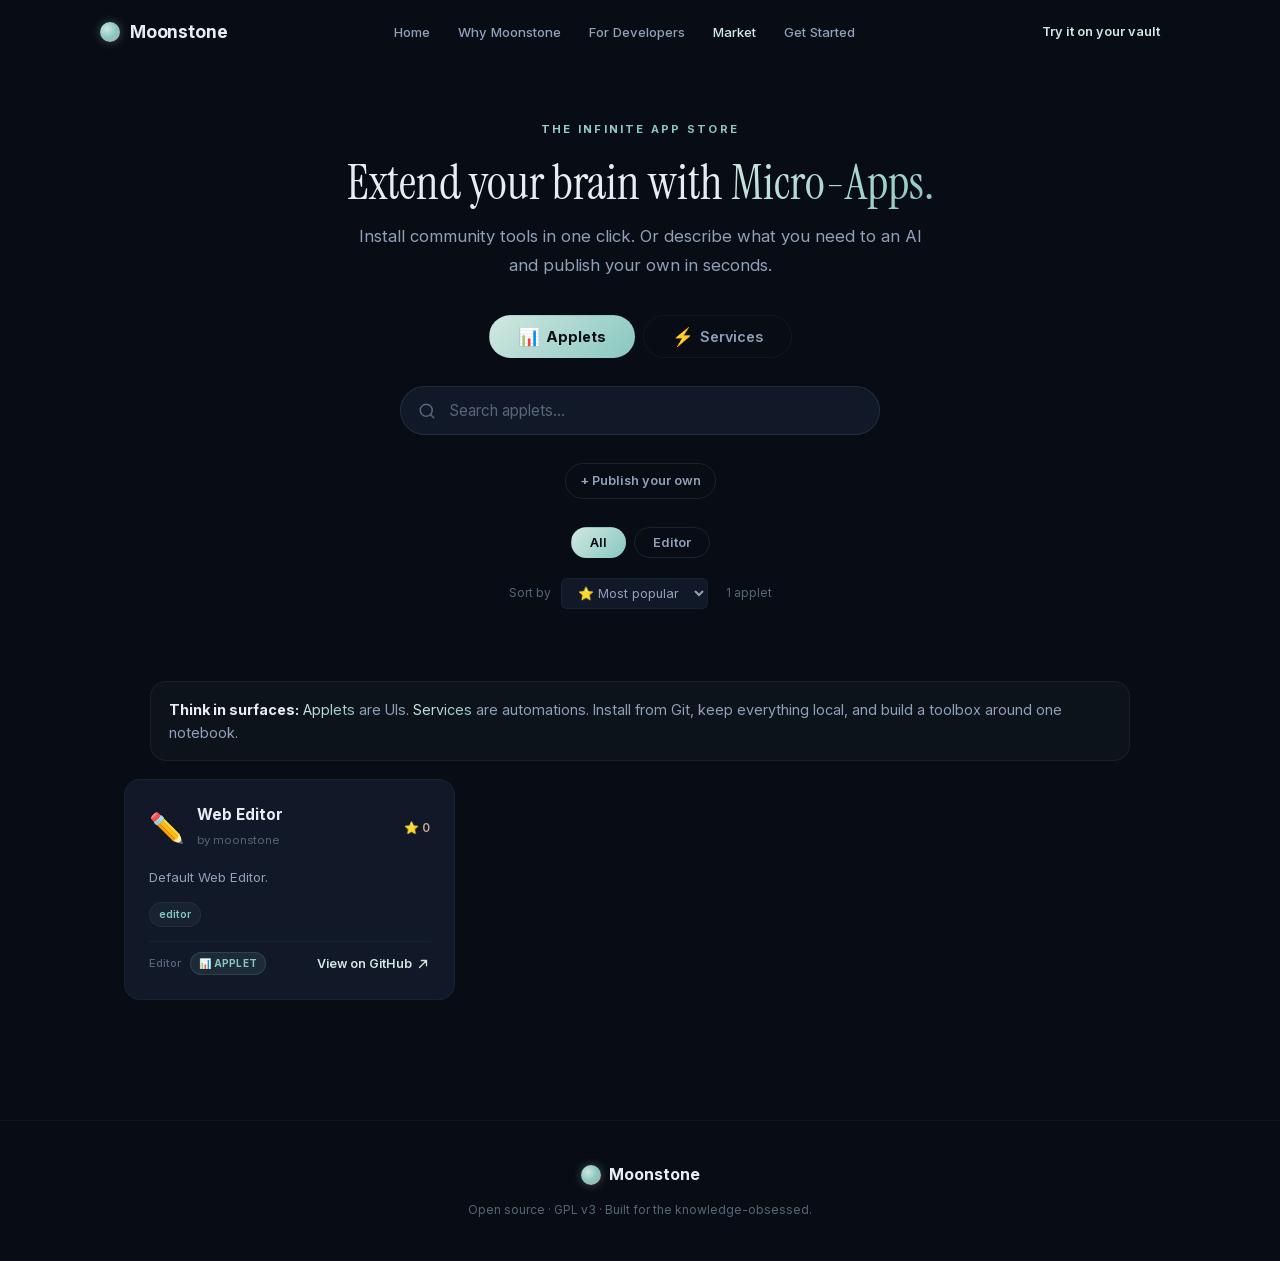
<file: market.html>
<!DOCTYPE html>
<html lang="en">
<head>
  <meta charset="UTF-8">
  <meta name="viewport" content="width=device-width, initial-scale=1.0">
  <title>Moonstone Market — Applets & Services for your knowledge base</title>
  <meta name="description" content="Browse, discover and install community applets and services for Moonstone. Kanban boards, AI search, Telegram bots and more.">
  <script defer src="https://cloud.umami.is/script.js" data-website-id="d00c5366-55e6-495d-87b9-1b8a10b99c0d"></script>
  <link rel="stylesheet" href="css/style.css">
</head>
<body>

  <a href="#main-content" class="skip-link">Skip to main content</a>

  <!-- NAV -->
  <nav class="nav scrolled" id="nav">
    <div class="nav-inner">
      <a href="index.html" class="nav-logo">
        <span class="moon-mark"></span>
        <span>Moonstone</span>
      </a>
      <ul class="nav-links" id="nav-links">
        <li><a href="index.html">Home</a></li>
        <li><a href="index.html#compare">Why Moonstone</a></li>
        <li><a href="index.html#ai">For Developers</a></li>
        <li><a href="market.html" class="nav-active">Market</a></li>
        <li><a href="index.html#start">Get Started</a></li>
      </ul>
      <a href="index.html#start" class="nav-cta btn btn-nav" data-site-cta="try_vault" data-cta-location="market_nav">Try it on your vault</a>
      <button class="nav-toggle" id="nav-toggle" aria-label="Menu">
        <svg viewBox="0 0 24 24"><line x1="3" y1="6" x2="21" y2="6"/><line x1="3" y1="12" x2="21" y2="12"/><line x1="3" y1="18" x2="21" y2="18"/></svg>
      </button>
    </div>
  </nav>

  <!-- MARKET HERO -->
  <section class="mkt-hero" id="main-content">
    <div class="container">
      <p class="section-label">The Infinite App Store</p>
      <h1 class="section-title mkt-title">Extend your brain with <span class="shimmer-text">Micro-Apps.</span></h1>
      <p class="section-sub mkt-sub">Install community tools in one click. Or describe what you need to an AI and publish your own in seconds.</p>

      <!-- TYPE TABS: Applets / Services -->
      <div class="mkt-type-tabs" id="mkt-type-tabs">
        <button class="mkt-type-tab active" data-type="applet"><span class="mkt-type-icon">📊</span> Applets</button>
        <button class="mkt-type-tab" data-type="service"><span class="mkt-type-icon">⚡</span> Services</button>
      </div>

      <!-- SEARCH -->
      <div class="mkt-search-wrap">
        <svg class="mkt-search-icon" width="18" height="18" viewBox="0 0 24 24" fill="none" stroke="currentColor" stroke-width="2" stroke-linecap="round"><circle cx="11" cy="11" r="8"/><line x1="21" y1="21" x2="16.65" y2="16.65"/></svg>
        <input type="text" id="mkt-search" class="mkt-search" placeholder="Search applets..." autocomplete="off">
      </div>

      <!-- CALL TO ACTION -->
      <div style="text-align: center; margin-bottom: 28px;">
        <a href="https://github.com/orgs/moonstone-app/discussions/categories/applets-services" class="btn btn-ghost btn-nav" style="font-size: 0.8rem; padding: 6px 14px;">+ Publish your own</a>
      </div>

      <!-- CATEGORY FILTERS -->
      <div class="mkt-filters" id="mkt-filters">
        <button class="mkt-filter active" data-cat="all">All</button>
      </div>

      <!-- SORT -->
      <div class="mkt-sort-wrap">
        <label class="mkt-sort-label">Sort by</label>
        <select id="mkt-sort" class="mkt-sort">
          <option value="stars">⭐ Most popular</option>
          <option value="name">A → Z</option>
          <option value="name-desc">Z → A</option>
        </select>
        <span class="mkt-count" id="mkt-count"></span>
      </div>
    </div>
  </section>

  <!-- APPLET GRID -->
  <section class="mkt-grid-section">
    <div class="container">
      <div class="mkt-callout">
        <p><strong>Think in surfaces:</strong> <span class="shimmer-text">Applets</span> are UIs. <span class="shimmer-text">Services</span> are automations. Install from Git, keep everything local, and build a toolbox around one notebook.</p>
      </div>
      <div class="mkt-grid" id="mkt-grid"></div>
      <div class="mkt-empty" id="mkt-empty" style="display:none;">
        <span class="mkt-empty-icon">🔍</span>
        <h3>No applets found</h3>
        <p>Try a different search or category.</p>
      </div>
      <div class="mkt-pagination" id="mkt-pagination"></div>
    </div>
  </section>

  <!-- FOOTER -->
  <footer class="footer">
    <div class="container footer-inner">
      <div class="footer-brand"><span class="moon-mark"></span><span>Moonstone</span></div>
      <p class="footer-copy">Open source · GPL v3 · Built for the knowledge-obsessed.</p>
    </div>
  </footer>

  <script src="js/main.js"></script>
  <script src="js/market.js"></script>
</body>
</html>
</file>
<file: css/style.css>
/* ============================
   MOONSTONE — Brand CSS
   Teal · Mint · Peach on Deep Navy
   ============================ */

@font-face {
  font-family: 'Inter';
  font-style: normal;
  font-weight: 100 900;
  font-display: swap;
  src: url('../fonts/inter-var.woff2') format('woff2');
}

@font-face {
  font-family: 'JetBrains Mono';
  font-style: normal;
  font-weight: 100 800;
  font-display: swap;
  src: url('../fonts/jetbrains-mono-var.woff2') format('woff2');
}

@font-face {
  font-family: 'Instrument Serif';
  font-style: normal;
  font-weight: 400;
  font-display: swap;
  src: url('../fonts/instrument-serif-regular.woff2') format('woff2');
}

@font-face {
  font-family: 'Instrument Serif';
  font-style: italic;
  font-weight: 400;
  font-display: swap;
  src: url('../fonts/instrument-serif-italic.woff2') format('woff2');
}

*, *::before, *::after { box-sizing: border-box; margin: 0; padding: 0; }

:root {
  --bg:         #080c14;
  --bg-raised:  #0c1120;
  --bg-card:    #111828;
  --surface:    #182030;
  --border:     rgba(136,200,192,.06);
  --border-lit: rgba(136,200,192,.12);

  --text:       #e8edf5;
  --text-dim:   #8fa0b8;
  --text-muted: #556678;

  --moon-silver: #88c8c0;
  --moon-ice:    #d0e8e0;
  --moon-gold:   #c0a898;
  --moon-warm:   #e0d0c8;
  --moon-glow:   #689088;

  --gradient:        linear-gradient(135deg, var(--moon-ice), var(--moon-silver), var(--moon-gold));
  --gradient-subtle: linear-gradient(135deg, rgba(136,200,192,.12), rgba(192,168,152,.08));

  --radius: 16px; --radius-sm: 10px; --radius-xs: 6px;
  --font:  'Inter', -apple-system, BlinkMacSystemFont, sans-serif;
  --serif: 'Instrument Serif', Georgia, serif;
  --mono:  'JetBrains Mono', 'Fira Code', monospace;
  --sans:  'Inter', -apple-system, BlinkMacSystemFont, sans-serif;
  --max-w: 1080px;
  --ease:  cubic-bezier(.4,0,.2,1);
}

html { scroll-behavior: smooth; }
body { font-family: var(--font); background: var(--bg); color: var(--text); line-height: 1.7; -webkit-font-smoothing: antialiased; overflow-x: hidden; }
.container { max-width: var(--max-w); margin: 0 auto; padding: 0 24px; }

a { color: var(--moon-ice); text-decoration: none; transition: color .3s var(--ease); }
a:visited { color: var(--moon-ice); }
a:hover { color: var(--moon-warm); }

code { font-family: var(--mono); font-size: .85em; background: rgba(136,200,192,.08); color: var(--moon-ice); padding: 2px 7px; border-radius: 4px; border: 1px solid rgba(136,200,192,.1); }

/* Shimmer text */
.shimmer-text {
  background: var(--gradient);
  background-size: 200% 200%;
  -webkit-background-clip: text; -webkit-text-fill-color: transparent;
  background-clip: text;
  animation: shimmer 6s ease-in-out infinite;
}
@keyframes shimmer { 0%,100% { background-position: 0% 50%; } 50% { background-position: 100% 50%; } }

/* Moon mark (logo) */
.moon-mark {
  display: inline-block; width: 20px; height: 20px; border-radius: 50%;
  background: radial-gradient(circle at 35% 35%, var(--moon-ice), var(--moon-silver) 50%, var(--moon-gold) 100%);
  box-shadow: 0 0 10px rgba(136,200,192,.3), 0 0 20px rgba(192,168,152,.1);
  flex-shrink: 0;
}

/* --- Sections --- */
section { padding: 120px 0; position: relative; }
.section-label { font-size: .7rem; font-weight: 700; letter-spacing: .2em; text-transform: uppercase; background: var(--gradient); -webkit-background-clip: text; -webkit-text-fill-color: transparent; background-clip: text; margin-bottom: 16px; }
.section-title { font-family: var(--serif); font-size: clamp(2rem,4vw,3rem); font-weight: 400; line-height: 1.15; margin-bottom: 20px; text-wrap: balance; }
.section-sub { font-size: 1.05rem; color: var(--text-dim); max-width: 580px; line-height: 1.7; }
.section-header { text-align: center; margin-bottom: 64px; }
.section-header .section-sub { margin: 0 auto; }

/* --- Buttons --- */
.btn { display: inline-flex; align-items: center; gap: 8px; padding: 14px 28px; border-radius: 100px; font-size: .9rem; font-weight: 600; font-family: var(--font); cursor: pointer; border: none; transition: all .3s var(--ease); text-decoration: none; white-space: nowrap; }
.btn-primary { background: var(--gradient); background-size: 200% 200%; color: #080c14; animation: shimmer 5s ease-in-out infinite; }
.btn-primary:hover { transform: translateY(-2px); box-shadow: 0 8px 40px rgba(136,200,192,.2), 0 4px 20px rgba(192,168,152,.15); color: #080c14; }
.btn-ghost { background: transparent; color: var(--text-dim); border: 1px solid var(--border-lit); }
.btn-ghost:hover { border-color: var(--moon-silver); color: var(--text); transform: translateY(-2px); }
.btn-nav { padding: 8px 20px; font-size: .8rem; }
.btn-lg { padding: 16px 36px; font-size: 1rem; }

/* Focus visible for accessibility */
.btn:focus-visible,
.nav-links a:focus-visible,
.mkt-search:focus-visible,
.mkt-sort:focus-visible,
.mkt-filter:focus-visible,
.mkt-type-tab:focus-visible,
.mkt-page-btn:focus-visible,
.switcher-tab:focus-visible,
.faq-q:focus-visible,
.showcase-tab:focus-visible { outline: 2px solid var(--moon-ice); outline-offset: 2px; }

/* Skip link for keyboard accessibility */
.skip-link {
  position: absolute;
  top: -100px;
  left: 50%;
  transform: translateX(-50%);
  background: var(--moon-ice);
  color: var(--bg);
  padding: 12px 24px;
  border-radius: 0 0 var(--radius) var(--radius);
  font-weight: 700;
  font-size: 0.85rem;
  text-decoration: none;
  z-index: 1000;
  transition: top 0.2s ease;
}
.skip-link:focus {
  top: 0;
}

/* ============================
   NAV
   ============================ */
.nav { position: fixed; top: 0; left: 0; right: 0; z-index: 100; padding: 0 24px; transition: all .3s var(--ease); }
.nav.scrolled { background: rgba(8,12,20,.85); backdrop-filter: blur(20px); -webkit-backdrop-filter: blur(20px); border-bottom: 1px solid var(--border); }
.nav-inner { max-width: var(--max-w); margin: 0 auto; display: flex; align-items: center; justify-content: space-between; height: 64px; }
.nav-logo { display: flex; align-items: center; gap: 10px; font-size: 1.1rem; font-weight: 700; color: var(--text); text-decoration: none; letter-spacing: -.01em; }
.nav-logo:hover { color: var(--text); }
.nav-links { display: flex; align-items: center; gap: 28px; list-style: none; }
.nav-links a { font-size: .82rem; font-weight: 500; color: var(--text-dim); text-decoration: none; transition: color .3s; }
.nav-links a:hover { color: var(--text); }
.nav-toggle { display: none; background: none; border: none; color: var(--text); cursor: pointer; }
.nav-toggle svg { width: 22px; height: 22px; fill: none; stroke: currentColor; stroke-width: 2; }

/* ============================
   HERO
   ============================ */
.hero { min-height: 100vh; display: flex; align-items: center; padding: 100px 0 80px; position: relative; overflow: hidden; }
.hero-bg { position: absolute; inset: 0; pointer-events: none; }
.glow { position: absolute; border-radius: 50%; filter: blur(100px); opacity: .1; }
.glow--1 { width: 600px; height: 600px; background: var(--moon-ice); top: -200px; right: 10%; animation: drift1 14s ease-in-out infinite; }
.glow--2 { width: 500px; height: 500px; background: var(--moon-gold); bottom: -100px; left: 5%; animation: drift2 18s ease-in-out infinite; }
.glow--3 { width: 350px; height: 350px; background: var(--moon-silver); top: 40%; left: 50%; animation: drift3 10s ease-in-out infinite; }
@keyframes drift1 { 0%,100% { transform: translate(0,0); } 50% { transform: translate(-30px,25px); } }
@keyframes drift2 { 0%,100% { transform: translate(0,0); } 50% { transform: translate(40px,-30px); } }
@keyframes drift3 { 0%,100% { transform: translate(0,0) scale(1); } 50% { transform: translate(-20px,15px) scale(1.1); } }

.hero-inner { display: grid; grid-template-columns: 1.1fr .9fr; gap: 60px; align-items: center; position: relative; z-index: 1; }
.hero-eyebrow { font-size: .75rem; font-weight: 600; letter-spacing: .1em; color: var(--text-muted); text-transform: uppercase; margin-bottom: 24px; }
.hero h1 { font-family: var(--serif); font-size: clamp(2.5rem,5.5vw,4rem); font-weight: 400; line-height: 1.1; margin-bottom: 24px; }
.hero-sub { font-size: 1.1rem; color: var(--text-dim); max-width: 500px; margin-bottom: 40px; line-height: 1.75; }
.hero-sub em { color: var(--text); font-style: normal; font-weight: 600; }
.hero-actions { display: flex; gap: 16px; flex-wrap: wrap; }

/* Moonstone gem */
.hero-stone-wrap { display: flex; align-items: center; justify-content: center; }
.moonstone { position: relative; width: 260px; height: 260px; animation: stone-float 8s ease-in-out infinite; }
@keyframes stone-float { 0%,100% { transform: translateY(0); } 50% { transform: translateY(-12px); } }

.stone-core {
  position: absolute; inset: 28%; border-radius: 50%;
  background: radial-gradient(circle at 40% 35%, #e0f0ec, var(--moon-silver) 50%, var(--moon-gold) 100%);
  box-shadow: 0 0 60px rgba(136,200,192,.35), 0 0 120px rgba(192,168,152,.1), inset 0 0 30px rgba(255,255,255,.1);
}
.stone-sheen {
  position: absolute; inset: 28%; border-radius: 50%;
  background: linear-gradient(135deg, rgba(255,255,255,.25) 0%, transparent 50%, rgba(192,168,152,.1) 100%);
  animation: sheen-rotate 12s linear infinite;
}
@keyframes sheen-rotate { 0% { transform: rotate(0deg); } 100% { transform: rotate(360deg); } }

.stone-ring { position: absolute; border-radius: 50%; border: 1px solid; opacity: .2; }
.stone-ring--1 { inset: 0; border-color: var(--moon-ice); animation: ring-pulse 6s ease-in-out infinite; }
.stone-ring--2 { inset: 12%; border-color: var(--moon-silver); animation: ring-pulse 6s ease-in-out infinite 2s; }
.stone-ring--3 { inset: 6%; border-color: var(--moon-gold); border-radius: 50% 50% 50% 50% / 55% 45% 55% 45%; animation: ring-pulse 6s ease-in-out infinite 4s; }
@keyframes ring-pulse { 0%,100% { opacity: .1; transform: scale(1); } 50% { opacity: .4; transform: scale(1.04); } }

/* ============================
   RIBBON
   ============================ */
.ribbon { padding: 32px 0; border-top: 1px solid var(--border); border-bottom: 1px solid var(--border); background: var(--bg-raised); }
.ribbon-inner { display: flex; align-items: center; justify-content: center; gap: 40px; flex-wrap: wrap; }
.ribbon-stat { text-align: center; }
.ribbon-val { display: block; font-family: var(--serif); font-size: 2rem; background: var(--gradient); -webkit-background-clip: text; -webkit-text-fill-color: transparent; background-clip: text; line-height: 1; margin-bottom: 4px; }
.ribbon-label { font-size: .75rem; color: var(--text-muted); font-weight: 500; }
.ribbon-divider { width: 1px; height: 40px; background: var(--border-lit); }

/* ============================
   COMPARE
   ============================ */
.compare { background: var(--bg-raised); }
.compare-table { max-width: 800px; margin: 0 auto; border: 1px solid var(--border-lit); border-radius: var(--radius); overflow: hidden; }
.compare-row { display: grid; grid-template-columns: 1.6fr 1fr 1fr 1fr 1fr; border-bottom: 1px solid var(--border); }
.compare-table-5col .compare-row { grid-template-columns: 1.6fr 1fr 1fr 1fr 1fr 1fr; }
.compare-row:last-child { border-bottom: none; }
.compare-cell { padding: 14px 20px; font-size: .85rem; display: flex; align-items: center; justify-content: center; text-align: center; color: var(--text-dim); }
.compare-feature { justify-content: flex-start; color: var(--text); font-weight: 500; }
.compare-header .compare-cell { font-weight: 700; font-size: .8rem; text-transform: uppercase; letter-spacing: .08em; color: var(--text-dim); background: var(--surface); padding: 12px 20px; }
.compare-hl { background: rgba(136,200,192,.04); border-left: 1px solid rgba(136,200,192,.08); }
.compare-header .compare-hl { background: rgba(136,200,192,.08) !important; color: var(--moon-ice) !important; }
.ok { color: var(--moon-ice); font-weight: 700; }
.x { color: #c06060; opacity: .6; }
.mid { color: var(--moon-gold); font-size: .8rem; opacity: .8; }

/* ============================
   VIBE CODING
   ============================ */
.vibe { background: var(--bg); }
.vibe-cards { display: grid; grid-template-columns: repeat(3,1fr); gap: 24px; }
.vibe-card { background: var(--bg-card); border: 1px solid var(--border); border-radius: var(--radius); padding: 32px 28px; display: flex; flex-direction: column; gap: 24px; transition: all .3s var(--ease); position: relative; overflow: hidden; }
.vibe-card::before { content: ''; position: absolute; top: 0; left: 0; right: 0; height: 2px; background: var(--gradient); background-size: 200% 200%; opacity: 0; transition: opacity .3s; animation: shimmer 4s ease-in-out infinite; }
.vibe-card:hover { border-color: rgba(136,200,192,.12); transform: translateY(-4px); box-shadow: 0 16px 48px rgba(0,0,0,.3); }
.vibe-card:hover::before { opacity: 1; }
.vibe-prompt { display: flex; gap: 12px; align-items: flex-start; }
.vibe-avatar { flex-shrink: 0; width: 32px; height: 32px; border-radius: 50%; background: var(--gradient-subtle); border: 1px solid var(--border-lit); display: flex; align-items: center; justify-content: center; font-size: .65rem; font-weight: 700; color: var(--moon-ice); }
.vibe-prompt p { font-size: .85rem; color: var(--text-dim); font-style: italic; line-height: 1.6; }
.vibe-result { display: flex; gap: 14px; align-items: flex-start; padding: 16px; background: rgba(136,200,192,.04); border-radius: var(--radius-sm); border: 1px solid rgba(136,200,192,.06); }
.vibe-icon { font-size: 1.6rem; flex-shrink: 0; }
.vibe-result h4 { font-size: .9rem; font-weight: 700; margin-bottom: 4px; }
.vibe-result p { font-size: .8rem; color: var(--text-dim); line-height: 1.5; }
.vibe-cost { font-size: .7rem; font-family: var(--mono); color: var(--moon-gold); opacity: .7; text-align: right; margin-top: auto; }

/* ============================
   SHOWCASE (Apps & Services — browser mockup)
   ============================ */
.showcase { max-width: 960px; margin: 0 auto; }

.showcase-tabs { display: flex; gap: 4px; margin-bottom: 20px; justify-content: center; }
.showcase-tab {
  display: flex; align-items: center; gap: 8px; padding: 12px 24px;
  font-family: var(--font); font-size: .85rem; font-weight: 600;
  color: var(--text-dim); background: var(--bg-card); border: 1px solid var(--border);
  border-radius: 100px; cursor: pointer; transition: all .3s var(--ease);
}
.showcase-tab:hover { border-color: var(--border-lit); color: var(--text); }
.showcase-tab:focus-visible { outline: 2px solid var(--moon-ice); outline-offset: 2px; }
.showcase-tab.active { background: rgba(136,200,192,.08); border-color: var(--moon-silver); color: var(--moon-ice); }
.showcase-tab-icon { font-size: 1.1rem; }

/* Browser chrome */
.browser-frame {
  border: 1px solid var(--border-lit); border-radius: var(--radius); overflow: hidden;
  box-shadow: 0 20px 60px rgba(0,0,0,.4), 0 0 0 1px rgba(136,200,192,.04);
}
.browser-chrome {
  display: flex; align-items: center; gap: 12px; padding: 10px 16px;
  background: var(--surface); border-bottom: 1px solid var(--border);
}
.browser-dots { display: flex; gap: 6px; }
.browser-dots span { width: 10px; height: 10px; border-radius: 50%; }
.browser-dots span:nth-child(1) { background: #ff5f57; }
.browser-dots span:nth-child(2) { background: #ffbd2e; }
.browser-dots span:nth-child(3) { background: #28c840; }
.browser-url {
  flex: 1; padding: 5px 14px; font-family: var(--mono); font-size: .72rem;
  color: var(--text-muted); background: var(--bg); border-radius: var(--radius-xs);
  border: 1px solid var(--border);
}

/* Viewport */
.browser-viewport {
  position: relative; background: var(--bg); min-height: 380px; overflow: hidden;
}
.fake-ui { display: none; position: absolute; inset: 0; animation: showcase-fade .5s var(--ease); }
.fake-ui.active { display: block; }
@keyframes showcase-fade { from { opacity: 0; } to { opacity: 1; } }

/* --- FAKE GRAPH --- */
.fake-graph { position: relative; width: 100%; height: 100%; }
.fake-node {
  position: absolute; transform: translate(-50%,-50%);
  padding: 6px 14px; border-radius: 100px; font-size: .7rem; font-weight: 600;
  background: var(--bg-card); border: 1px solid var(--border-lit); color: var(--text-dim);
  transition: all .3s; z-index: 1; white-space: nowrap;
}
.fake-node:hover { border-color: var(--moon-ice); color: var(--moon-ice); transform: translate(-50%,-50%) scale(1.1); }
.fn-hub { background: rgba(136,200,192,.12); border-color: var(--moon-silver); color: var(--moon-ice); font-size: .8rem; padding: 8px 18px; }
.fake-edges { position: absolute; inset: 0; width: 100%; height: 100%; z-index: 0; }
.fake-edges line { stroke: rgba(136,200,192,.12); stroke-width: .3; }

/* --- FAKE KANBAN --- */
.fake-kanban { display: grid; grid-template-columns: 1fr 1fr 1fr; gap: 12px; padding: 20px; height: 100%; align-content: start; }
.fk-col { display: flex; flex-direction: column; gap: 8px; }
.fk-head { font-size: .75rem; font-weight: 700; color: var(--text-dim); padding: 8px 12px; border-bottom: 1px solid var(--border); margin-bottom: 4px; }
.fk-card {
  padding: 10px 14px; font-size: .75rem; color: var(--text-dim); line-height: 1.5;
  background: var(--bg-card); border: 1px solid var(--border); border-radius: var(--radius-xs);
  transition: all .2s;
}
.fk-card:hover { border-color: var(--border-lit); transform: translateY(-2px); }
.fk-hl { border-left: 3px solid var(--moon-ice); color: var(--text); }
.fk-done { opacity: .5; text-decoration: line-through; }
.fk-dim { opacity: .6; }

/* --- FAKE EDITOR --- */
.fake-editor { display: grid; grid-template-columns: 160px 1fr; height: 100%; }
.fe-sidebar {
  padding: 16px 0; border-right: 1px solid var(--border); background: var(--bg-raised);
  display: flex; flex-direction: column; gap: 2px;
}
.fe-page {
  padding: 8px 16px; font-size: .72rem; color: var(--text-muted); cursor: default;
  border-left: 2px solid transparent; transition: all .2s;
}
.fe-page.active { color: var(--moon-ice); border-left-color: var(--moon-ice); background: rgba(136,200,192,.04); }
.fe-content { padding: 24px; display: flex; flex-direction: column; gap: 6px; }
.fe-line { font-size: .8rem; color: var(--text-dim); line-height: 1.7; font-family: var(--font); }
.fe-h1 { font-family: var(--serif); font-size: 1.3rem; color: var(--text); }
.fe-bold { font-weight: 700; color: var(--text); }
.fe-dim { opacity: .5; }
.fe-cursor { font-weight: 300; }
.fe-cursor-1 { color: #4fc3f7; animation: blink 1s step-end infinite; }
.fe-cursor-2 { color: #f48fb1; animation: blink 1s step-end infinite .5s; }
@keyframes blink { 50% { opacity: 0; } }

/* --- FAKE TELEGRAM --- */
.fake-tg { padding: 24px; height: 100%; display: flex; align-items: center; }
.ftg-chat { display: flex; flex-direction: column; gap: 12px; width: 100%; max-width: 560px; margin: 0 auto; }
.ftg-msg { display: flex; flex-direction: column; gap: 4px; }
.ftg-user { align-items: flex-end; }
.ftg-bot { align-items: flex-start; }
.ftg-bubble {
  max-width: 80%; padding: 10px 16px; border-radius: 14px; font-size: .78rem;
  line-height: 1.5; color: var(--text);
}
.ftg-user .ftg-bubble { background: rgba(136,200,192,.1); border-bottom-right-radius: 4px; }
.ftg-bot .ftg-bubble { background: rgba(192,168,152,.08); border: 1px solid rgba(192,168,152,.12); border-bottom-left-radius: 4px; }
.ftg-time { font-size: .6rem; color: var(--text-muted); font-family: var(--mono); }
.ftg-meta { font-size: .7rem; color: var(--moon-gold); opacity: .8; }

/* ---- Workspace (Tiling) ---- */
.fake-ws { display:flex; flex-direction:column; height:100%; background:var(--bg-deep,var(--bg)); }
.fws-toolbar { display:flex; justify-content:space-between; align-items:center; padding:6px 12px; background:rgba(255,255,255,.04); border-bottom:1px solid rgba(255,255,255,.08); gap:8px; flex-shrink:0; }
.fws-toolbar-left, .fws-toolbar-right { display:flex; align-items:center; gap:8px; }
.fws-preset-btn { font-size:.7rem; padding:3px 10px; border-radius:4px; background:rgba(136,200,192,.15); color:var(--moon-ice); cursor:default; white-space:nowrap; }
.fws-preset-btn.fws-dim { background:rgba(255,255,255,.06); color:rgba(255,255,255,.4); }
.fws-save-btn { font-size:.7rem; padding:3px 10px; border-radius:4px; background:rgba(255,255,255,.08); color:rgba(255,255,255,.5); cursor:default; }
.fws-status { font-size:.65rem; color:rgba(255,255,255,.35); }
.fws-tiles { flex:1; display:flex; flex-direction:column; padding:4px; gap:0; min-height:0; }
.fws-row { display:flex; gap:0; min-height:0; }
.fws-row-top { flex:1.2; }
.fws-row-bottom { flex:.8; }
.fws-splitter-v { width:3px; background:rgba(255,255,255,.1); cursor:col-resize; flex-shrink:0; border-radius:2px; margin:0 1px; }
.fws-splitter-h { height:3px; background:rgba(255,255,255,.1); cursor:row-resize; flex-shrink:0; border-radius:2px; margin:1px 0; }
.fws-panel { flex:1; display:flex; flex-direction:column; background:rgba(255,255,255,.03); border:1px solid rgba(255,255,255,.07); border-radius:4px; overflow:hidden; min-width:0; min-height:0; }
.fws-panel-full { width:100%; }
.fws-panel-hdr { display:flex; justify-content:space-between; align-items:center; padding:4px 8px; font-size:.65rem; color:rgba(255,255,255,.6); background:rgba(255,255,255,.04); border-bottom:1px solid rgba(255,255,255,.06); flex-shrink:0; }
.fws-panel-acts { color:rgba(255,255,255,.25); font-size:.6rem; letter-spacing:4px; }
.fws-panel-body { flex:1; position:relative; overflow:hidden; padding:6px; }
.fws-mini-graph { position:relative; }
.fws-dot { position:absolute; width:6px; height:6px; border-radius:50%; background:var(--moon-ice); opacity:.6; }
.fws-dot-hl { background:var(--moon-gold); opacity:1; width:8px; height:8px; box-shadow:0 0 6px var(--moon-gold); }
.fws-lines { position:absolute; inset:0; width:100%; height:100%; }
.fws-lines line { stroke:rgba(255,255,255,.12); stroke-width:.5; }
.fws-mini-kanban { display:flex; gap:4px; height:100%; }
.fws-mk-col { flex:1; display:flex; flex-direction:column; gap:3px; }
.fws-mk-h { font-size:.55rem; color:rgba(255,255,255,.35); text-align:center; margin-bottom:2px; }
.fws-mk-c { height:10px; border-radius:3px; background:rgba(255,255,255,.08); }
.fws-mk-c.fws-mk-hl { background:var(--moon-ice); opacity:.5; }
.fws-mk-c.fws-mk-done { background:rgba(255,255,255,.04); opacity:.5; }
.fws-mini-editor { font-size:.65rem; color:rgba(255,255,255,.5); line-height:1.6; }
.fws-me-h { color:var(--moon-ice); font-weight:600; font-size:.75rem; }
.fws-me-dim { opacity:.4; }
.fws-me-cursor { color:var(--moon-gold); animation:blink .8s step-end infinite; }

/* Info below browser */
.showcase-info-below { padding: 24px 0 0; text-align: center; }
.showcase-panel { display: none; flex-direction: column; gap: 12px; align-items: center; animation: showcase-fade .4s var(--ease); }
.showcase-panel.active { display: flex; }
.showcase-panel h3 {
  font-family: var(--serif); font-size: 1.3rem; font-weight: 400;
  background: var(--gradient); -webkit-background-clip: text; -webkit-text-fill-color: transparent; background-clip: text;
}
.showcase-panel p { font-size: .88rem; color: var(--text-dim); line-height: 1.7; max-width: 640px; }
.showcase-tools { display: flex; flex-wrap: wrap; gap: 8px; justify-content: center; }
.showcase-tool {
  display: inline-flex; align-items: center; gap: 4px; padding: 5px 12px;
  font-size: .72rem; font-weight: 600; background: rgba(136,200,192,.06);
  color: var(--moon-silver); border-radius: 100px; border: 1px solid rgba(136,200,192,.08);
}

@media (max-width: 640px) {
  .showcase-tabs { flex-wrap: wrap; gap: 6px; }
  .showcase-tab { flex: 1 1 45%; font-size: .78rem; padding: 10px 14px; justify-content: center; }
  .browser-viewport { min-height: 280px; }
  .fake-editor { grid-template-columns: 1fr; }
  .fe-sidebar { display: none; }
  .fake-kanban { grid-template-columns: 1fr; }
}

/* ============================
   DEVELOPER EXPERIENCE
   ============================ */
.dx { background: var(--bg-raised); }
.dx-grid { display: grid; grid-template-columns: repeat(3,1fr); gap: 20px; }
.dx-card { padding: 32px 28px; background: var(--bg-card); border: 1px solid var(--border); border-radius: var(--radius); transition: all .3s var(--ease); }
.dx-card:hover { border-color: var(--border-lit); transform: translateY(-3px); box-shadow: 0 12px 36px rgba(0,0,0,.2); }
.dx-icon { font-size: 1.8rem; margin-bottom: 16px; }
.dx-card h4 { font-size: .95rem; font-weight: 700; margin-bottom: 8px; }
.dx-card p { font-size: .85rem; color: var(--text-dim); line-height: 1.6; }

/* ============================
   ARCHITECTURE
   ============================ */
.arch { background: var(--bg); overflow: hidden; }
.arch-diagram { display: flex; align-items: center; justify-content: center; flex-wrap: wrap; }
.arch-node { display: flex; flex-direction: column; align-items: center; gap: 10px; padding: 28px; background: var(--bg-card); border: 1px solid var(--border-lit); border-radius: var(--radius); min-width: 140px; font-size: .85rem; font-weight: 600; }
.arch-emoji { font-size: 1.6rem; }
.arch-bridge { display: flex; align-items: center; padding: 0 8px; }
.arch-line { width: 48px; height: 2px; background: var(--gradient); background-size: 200% 200%; animation: shimmer 4s ease-in-out infinite; }
.arch-core { display: flex; align-items: center; gap: 8px; padding: 14px 24px; background: var(--surface); border: 1px solid var(--border-lit); border-radius: 100px; font-size: .85rem; font-weight: 700; white-space: nowrap; box-shadow: 0 0 40px rgba(136,200,192,.08); }
.arch-targets { display: flex; flex-direction: column; gap: 8px; }
.arch-target { display: flex; align-items: center; gap: 10px; padding: 12px 20px; background: var(--bg-card); border: 1px solid var(--border); border-radius: var(--radius-sm); font-size: .8rem; font-weight: 500; color: var(--text-dim); transition: all .3s var(--ease); }
.arch-target:hover { border-color: var(--border-lit); color: var(--text); transform: translateX(4px); }
.arch-target .arch-emoji { font-size: 1.1rem; }

/* ============================
   MOONSTONE MARKET
   ============================ */
.market { background: var(--bg-raised); }
.badge-soon { display: inline-block; padding: 4px 14px; border-radius: 100px; font-size: .65rem; font-weight: 700; letter-spacing: .1em; text-transform: uppercase; background: rgba(192,168,152,.12); color: var(--moon-gold); border: 1px solid rgba(192,168,152,.2); margin-bottom: 16px; }
.market-features { display: grid; grid-template-columns: repeat(2,1fr); gap: 20px; }
.market-card { padding: 32px; background: var(--bg-card); border: 1px solid var(--border); border-radius: var(--radius); transition: all .3s var(--ease); }
.market-card:hover { border-color: rgba(192,168,152,.15); transform: translateY(-3px); }
.market-icon { font-size: 1.8rem; margin-bottom: 16px; }
.market-card h4 { font-size: .95rem; font-weight: 700; margin-bottom: 8px; }
.market-card p { font-size: .85rem; color: var(--text-dim); line-height: 1.6; }

/* ============================
   USE CASES
   ============================ */
.usecases { background: var(--bg); }
.usecase-grid { display: grid; grid-template-columns: repeat(2,1fr); gap: 24px; }
.usecase-card { padding: 36px; background: var(--bg-card); border: 1px solid var(--border); border-radius: var(--radius); transition: all .3s var(--ease); }
.usecase-card:hover { border-color: var(--border-lit); transform: translateY(-3px); }
.usecase-emoji { font-size: 2.2rem; margin-bottom: 16px; }
.usecase-card h3 { font-family: var(--serif); font-size: 1.25rem; font-weight: 400; margin-bottom: 10px; }
.usecase-card p { font-size: .88rem; color: var(--text-dim); line-height: 1.65; }

/* ============================
   MANIFESTO
   ============================ */
.manifesto { background: var(--bg-raised); padding: 140px 0; }
.manifesto-inner { text-align: center; max-width: 640px; margin: 0 auto; }
.manifesto h2 { font-family: var(--serif); font-size: clamp(2rem,4.5vw,3.2rem); font-weight: 400; line-height: 1.2; margin-bottom: 32px; }
.manifesto p { font-size: 1.05rem; color: var(--text-dim); line-height: 1.8; margin-bottom: 16px; }
.manifesto p:last-child { margin-bottom: 0; }

/* ============================
   GET STARTED
   ============================ */
.start { background: var(--bg); }
.start-steps { max-width: 560px; margin: 0 auto 48px; display: flex; flex-direction: column; gap: 20px; }
.start-step { display: flex; gap: 20px; align-items: flex-start; padding: 24px 28px; background: var(--bg-card); border: 1px solid var(--border); border-radius: var(--radius); transition: border-color .3s; }
.start-step:hover { border-color: var(--border-lit); }
.start-num { width: 40px; height: 40px; border-radius: 50%; background: var(--gradient); background-size: 200% 200%; animation: shimmer 5s ease-in-out infinite; display: flex; align-items: center; justify-content: center; font-weight: 800; font-size: .9rem; color: var(--bg); flex-shrink: 0; }
.start-step h4 { font-size: .95rem; font-weight: 700; margin-bottom: 4px; }
.start-step p { font-size: .85rem; color: var(--text-dim); line-height: 1.5; }
.start-help { max-width: 760px; margin: -8px auto 0; text-align: center; }
.start-help p { font-size: .85rem; color: var(--text-dim); }
.start-help a { color: var(--moon-ice); font-weight: 600; }
.start-cta { text-align: center; display: flex; justify-content: center; gap: 16px; flex-wrap: wrap; }

/* ============================
   FOOTER
   ============================ */
.footer { padding: 40px 0; border-top: 1px solid var(--border); }
.footer-inner { display: flex; flex-direction: column; align-items: center; gap: 12px; text-align: center; }
.footer-brand { display: flex; align-items: center; gap: 8px; font-weight: 700; }
.footer-copy { font-size: .75rem; color: var(--text-muted); }

/* ============================
   SCROLL REVEAL
   ============================ */
.reveal { opacity: 0; transform: translateY(24px); transition: opacity .7s var(--ease), transform .7s var(--ease); }
.reveal.visible { opacity: 1; transform: translateY(0); }
.reveal-stagger > * { opacity: 0; transform: translateY(20px); transition: opacity .5s var(--ease), transform .5s var(--ease); }
.reveal-stagger.visible > *:nth-child(1) { transition-delay: 0s; }
.reveal-stagger.visible > *:nth-child(2) { transition-delay: .1s; }
.reveal-stagger.visible > *:nth-child(3) { transition-delay: .2s; }
.reveal-stagger.visible > *:nth-child(4) { transition-delay: .3s; }
.reveal-stagger.visible > *:nth-child(5) { transition-delay: .35s; }
.reveal-stagger.visible > *:nth-child(6) { transition-delay: .4s; }
.reveal-stagger.visible > * { opacity: 1; transform: translateY(0); }

/* ============================
   MARKET PAGE
   ============================ */
.nav-active { color: var(--moon-ice) !important; }

.mkt-hero { padding: 120px 0 40px; text-align: center; }
.mkt-title { margin-bottom: 12px; }
.mkt-sub { margin: 0 auto 36px; }

/* Search */
/* Type tabs (Applets / Services) */
.mkt-type-tabs {
  display: flex; gap: 8px; justify-content: center; margin-bottom: 28px;
}
.mkt-type-tab {
  display: inline-flex; align-items: center; gap: 6px;
  padding: 10px 28px;
  font-size: .9rem; font-weight: 600; font-family: var(--font);
  border: 1.5px solid var(--border);
  border-radius: 100px;
  background: transparent;
  color: var(--text-dim);
  cursor: pointer;
  transition: all .25s ease;
}
.mkt-type-tab:hover {
  border-color: var(--moon-silver);
  color: var(--text);
}
.mkt-type-tab.active {
  background: var(--gradient); background-size: 200% 200%;
  animation: shimmer 5s ease-in-out infinite;
  color: var(--bg);
  border-color: transparent;
  font-weight: 700;
}
.mkt-type-icon { font-size: 1.1rem; }

.mkt-search-wrap { position: relative; max-width: 480px; margin: 0 auto 28px; }
.mkt-search-icon { position: absolute; left: 18px; top: 50%; transform: translateY(-50%); color: var(--text-muted); pointer-events: none; }
.mkt-search {
  width: 100%; padding: 14px 20px 14px 48px; font-size: .95rem; font-family: var(--font);
  background: var(--bg-card); color: var(--text); border: 1px solid var(--border-lit);
  border-radius: 100px; outline: none; transition: all .3s var(--ease);
}
.mkt-search::placeholder { color: var(--text-muted); }
.mkt-search:focus { border-color: var(--moon-silver); box-shadow: 0 0 0 3px rgba(136,200,192,.1), 0 0 30px rgba(136,200,192,.06); }

/* Category filters */
.mkt-filters { display: flex; flex-wrap: wrap; gap: 8px; justify-content: center; margin-bottom: 20px; }
.mkt-filter {
  padding: 7px 18px; font-size: .8rem; font-weight: 600; font-family: var(--font);
  background: transparent; color: var(--text-dim); border: 1px solid var(--border-lit);
  border-radius: 100px; cursor: pointer; transition: all .25s var(--ease);
}
.mkt-filter:hover { border-color: var(--moon-silver); color: var(--text); }
.mkt-filter.active { background: var(--gradient); background-size: 200% 200%; animation: shimmer 5s ease-in-out infinite; color: var(--bg); border-color: transparent; }


/* Type badges on cards */
.mkt-type-badge {
  display: inline-flex; align-items: center; gap: 3px;
  padding: 2px 8px; border-radius: 100px;
  font-size: .62rem; font-weight: 700; letter-spacing: .03em; text-transform: uppercase;
  margin-left: 6px;
}
.mkt-badge-applet { background: rgba(136,200,192,.1); color: var(--moon-silver); border: 1px solid rgba(136,200,192,.15); }
.mkt-badge-service { background: rgba(208,168,88,.1); color: var(--moon-gold); border: 1px solid rgba(208,168,88,.15); }

/* Sort */
.mkt-sort-wrap { display: flex; align-items: center; justify-content: center; gap: 10px; margin-bottom: 8px; }
.mkt-sort-label { font-size: .75rem; color: var(--text-muted); }
.mkt-sort {
  padding: 6px 12px; font-size: .8rem; font-family: var(--font);
  background: var(--bg-card); color: var(--text-dim); border: 1px solid var(--border);
  border-radius: var(--radius-xs); outline: none; cursor: pointer;
}
.mkt-sort:focus { border-color: var(--moon-silver); }
.mkt-count { font-size: .75rem; color: var(--text-muted); margin-left: 8px; }

/* Grid */
.mkt-grid-section { padding: 24px 0 80px; }
.mkt-grid { display: grid; grid-template-columns: repeat(3,1fr); gap: 20px; }

/* Market callout */
.mkt-callout {
  margin: 0 auto 18px;
  max-width: 980px;
  padding: 16px 18px;
  background: rgba(136,200,192,.04);
  border: 1px solid rgba(136,200,192,.08);
  border-radius: var(--radius);
  color: var(--text-dim);
}
.mkt-callout p { font-size: .9rem; line-height: 1.6; }
.mkt-callout strong { color: var(--text); }

/* Card */
.mkt-card {
  display: flex; flex-direction: column; gap: 14px;
  padding: 24px; background: var(--bg-card); border: 1px solid var(--border);
  border-radius: var(--radius); transition: all .3s var(--ease);
  position: relative; overflow: hidden;
}
.mkt-card::before {
  content: ''; position: absolute; top: 0; left: 0; right: 0; height: 2px;
  background: var(--gradient); background-size: 200% 200%;
  opacity: 0; transition: opacity .3s; animation: shimmer 4s ease-in-out infinite;
}
.mkt-card:hover { border-color: rgba(136,200,192,.12); transform: translateY(-3px); box-shadow: 0 12px 40px rgba(0,0,0,.25); }
.mkt-card:hover::before { opacity: 1; }
.mkt-card-loading { pointer-events: none; }
.mkt-card-loading:hover { transform: none; box-shadow: none; }

.mkt-card-head { display: flex; align-items: center; gap: 12px; }
.mkt-card-icon { font-size: 1.8rem; flex-shrink: 0; }
.mkt-card-meta { flex: 1; min-width: 0; }
.mkt-card-name { font-size: .95rem; font-weight: 700; line-height: 1.3; white-space: nowrap; overflow: hidden; text-overflow: ellipsis; }
.mkt-card-author { font-size: .72rem; color: var(--text-muted); }
.mkt-card-stars { font-size: .75rem; color: var(--moon-gold); flex-shrink: 0; font-weight: 600; }

.mkt-card-desc { font-size: .83rem; color: var(--text-dim); line-height: 1.55; flex: 1; }

.mkt-card-tags { display: flex; flex-wrap: wrap; gap: 5px; }
.mkt-tag {
  font-size: .65rem; font-weight: 600; padding: 3px 9px;
  background: rgba(136,200,192,.06); color: var(--moon-silver);
  border-radius: 100px; border: 1px solid rgba(136,200,192,.08);
}

.mkt-card-footer { display: flex; align-items: center; justify-content: space-between; padding-top: 10px; border-top: 1px solid var(--border); }
.mkt-card-cat { font-size: .7rem; color: var(--text-muted); font-weight: 500; }
.mkt-card-link {
  display: inline-flex; align-items: center; gap: 4px;
  font-size: .78rem; font-weight: 600; color: var(--moon-ice);
  text-decoration: none; transition: color .2s;
}
.mkt-card-link:hover { color: var(--text); }

/* Empty state */
.mkt-empty {
  flex-direction: column; align-items: center; justify-content: center;
  padding: 80px 20px; text-align: center; color: var(--text-dim);
}
.mkt-empty-icon { font-size: 3rem; margin-bottom: 16px; }
.mkt-empty h3 { font-size: 1.1rem; margin-bottom: 8px; color: var(--text); }
.mkt-empty p { font-size: .9rem; }

.mkt-skeleton {
  display: block;
  border-radius: 999px;
  background: linear-gradient(90deg, rgba(136,200,192,.06), rgba(136,200,192,.14), rgba(136,200,192,.06));
  background-size: 200% 100%;
  animation: mkt-shimmer 1.4s ease-in-out infinite;
}
.mkt-skeleton-title { width: 160px; height: 14px; margin-bottom: 8px; }
.mkt-skeleton-meta { width: 90px; height: 10px; }
.mkt-skeleton-line { width: 100%; height: 12px; }
.mkt-skeleton-line.short { width: 72%; }
.mkt-skeleton-tag { width: 64px; height: 22px; }

@keyframes mkt-shimmer {
  0% { background-position: 200% 0; }
  100% { background-position: -200% 0; }
}

/* Pagination */
.mkt-pagination { display: flex; align-items: center; justify-content: center; gap: 6px; margin-top: 40px; }
.mkt-page-btn {
  padding: 8px 14px; font-size: .8rem; font-weight: 600; font-family: var(--font);
  background: var(--bg-card); color: var(--text-dim); border: 1px solid var(--border);
  border-radius: var(--radius-xs); cursor: pointer; transition: all .2s var(--ease);
}
.mkt-page-btn:hover:not(.disabled):not(.active) { border-color: var(--moon-silver); color: var(--text); }
.mkt-page-btn.active { background: var(--gradient); background-size: 200% 200%; animation: shimmer 5s ease-in-out infinite; color: var(--bg); border-color: transparent; }
.mkt-page-btn.disabled { opacity: .3; cursor: default; }
.mkt-page-dots { font-size: .8rem; color: var(--text-muted); padding: 0 4px; }

/* ============================
   PAIN POINTS
   ============================ */
.pain { background: var(--bg); }
.pain-grid { display: grid; grid-template-columns: repeat(3, 1fr); gap: 24px; }
.pain-card {
  padding: 32px 28px; background: var(--bg-card); border: 1px solid var(--border);
  border-radius: var(--radius); transition: all .3s var(--ease);
  display: flex; flex-direction: column; gap: 16px;
  position: relative; overflow: hidden;
}
.pain-card::before {
  content: ''; position: absolute; top: 0; left: 0; right: 0; height: 2px;
  background: linear-gradient(135deg, #c06060, var(--moon-gold));
  opacity: 0; transition: opacity .3s;
}
.pain-card:hover { border-color: rgba(192,96,96,.15); transform: translateY(-4px); box-shadow: 0 16px 48px rgba(0,0,0,.3); }
.pain-card:hover::before { opacity: 1; }
.pain-icon { font-size: 2rem; }
.pain-card h3 { font-family: var(--serif); font-size: 1.15rem; font-weight: 400; }
.pain-problem { font-size: .88rem; color: var(--text-dim); line-height: 1.65; }
.pain-problem em { color: #e07070; font-style: normal; font-weight: 600; }
.pain-solve {
  display: flex; gap: 12px; padding: 16px; margin-top: auto;
  background: rgba(136,200,192,.04); border-radius: var(--radius-sm);
  border: 1px solid rgba(136,200,192,.06);
}
.pain-arrow { color: var(--moon-ice); font-size: 1.1rem; flex-shrink: 0; font-weight: 700; line-height: 1.5; }
.pain-solve p { font-size: .83rem; color: var(--text-dim); line-height: 1.6; }
.pain-solve strong { color: var(--moon-ice); }

/* ============================
   API FIRST
   ============================ */
.api { background: var(--bg-raised); }
.api-grid { display: grid; grid-template-columns: repeat(3, 1fr); gap: 20px; }
.api-card {
  padding: 32px 28px;
  background: var(--bg-card);
  border: 1px solid var(--border);
  border-radius: var(--radius);
  transition: all .3s var(--ease);
  display: flex;
  flex-direction: column;
  gap: 14px;
}
.api-card:hover { border-color: var(--border-lit); transform: translateY(-3px); box-shadow: 0 12px 36px rgba(0,0,0,.2); }
.api-card h3 { font-family: var(--serif); font-size: 1.25rem; font-weight: 400; line-height: 1.25; }
.api-sub { color: var(--text-dim); font-size: .9rem; line-height: 1.6; }

.code-card {
  background: rgba(136,200,192,.04);
  max-width: 100%;
  overflow: hidden;
  border: 1px solid rgba(136,200,192,.08);
  border-radius: var(--radius-sm);
}
.code-head {
  display: flex;
  align-items: center;
  justify-content: space-between;
  gap: 12px;
  padding: 10px 12px;
  border-bottom: 1px solid rgba(136,200,192,.08);
  background: rgba(24,32,48,.6);
}
.code-title { font-family: var(--mono); font-size: .72rem; color: var(--text-dim); }
.code-copy {
  padding: 6px 10px;
  border-radius: 10px;
  border: 1px solid rgba(136,200,192,.12);
  background: transparent;
  color: var(--text-dim);
  font-size: .75rem;
  font-weight: 700;
  cursor: pointer;
  transition: all .2s var(--ease);
}
.code-copy:hover { border-color: var(--moon-silver); color: var(--text); }
.code-copy.copied { border-color: rgba(192,168,152,.35); color: var(--moon-gold); }

.code { padding: 12px; overflow: auto; }
.code code { display: block; white-space: pre-wrap; word-break: break-all; background: transparent; border: none; padding: 0; }

.api-bottom { text-align: center; margin-top: 40px; }
.api-note { font-size: .95rem; color: var(--text-muted); max-width: 760px; margin: 0 auto; line-height: 1.7; }

/* ============================
   PERSONAS
   ============================ */
.personas { background: var(--bg-raised); }
.persona-grid { display: grid; grid-template-columns: repeat(2, 1fr); gap: 24px; }
.persona-card {
  padding: 32px; background: var(--bg-card); border: 1px solid var(--border);
  border-radius: var(--radius); transition: all .3s var(--ease);
  display: flex; flex-direction: column; gap: 14px;
}
.persona-card:hover { border-color: var(--border-lit); transform: translateY(-3px); box-shadow: 0 12px 36px rgba(0,0,0,.2); }
.persona-emoji { font-size: 2rem; }
.persona-card h3 { font-family: var(--serif); font-size: 1.2rem; font-weight: 400; }
.persona-before { font-size: .85rem; color: var(--text-dim); line-height: 1.6; font-style: italic; padding: 12px 16px; background: rgba(192,96,96,.04); border-left: 2px solid rgba(192,96,96,.2); border-radius: 0 var(--radius-xs) var(--radius-xs) 0; }
.persona-before strong { color: #e07070; font-style: normal; }
.persona-after { font-size: .85rem; color: var(--text-dim); line-height: 1.6; padding: 12px 16px; background: rgba(136,200,192,.04); border-left: 2px solid rgba(136,200,192,.2); border-radius: 0 var(--radius-xs) var(--radius-xs) 0; }
.persona-after strong { color: var(--moon-ice); }

/* ============================
   SECURITY
   ============================ */
.security { background: var(--bg); }
.security-grid { display: grid; grid-template-columns: repeat(3, 1fr); gap: 20px; }
.security-item {
  padding: 28px 24px; background: var(--bg-card); border: 1px solid var(--border);
  border-radius: var(--radius); transition: all .3s var(--ease);
}
.security-item:hover { border-color: var(--border-lit); transform: translateY(-3px); }
.security-icon { font-size: 1.6rem; margin-bottom: 14px; }
.security-item h4 { font-size: .9rem; font-weight: 700; margin-bottom: 8px; }
.security-item p { font-size: .83rem; color: var(--text-dim); line-height: 1.6; }

/* ============================
   FAQ
   ============================ */
.faq { background: var(--bg-raised); }
.faq-list { max-width: 700px; margin: 0 auto; display: flex; flex-direction: column; gap: 8px; }
.faq-item { border: 1px solid var(--border); border-radius: var(--radius-sm); overflow: hidden; transition: border-color .3s; }
.faq-item:hover { border-color: var(--border-lit); }
.faq-q {
  width: 100%; padding: 20px 24px; display: flex; align-items: center; justify-content: space-between;
  background: var(--bg-card); color: var(--text); font-size: .95rem; font-weight: 600;
  font-family: var(--font); border: none; cursor: pointer; text-align: left; transition: background .3s;
}
.faq-q::after { content: '+'; font-size: 1.4rem; color: var(--moon-ice); flex-shrink: 0; margin-left: 16px; transition: transform .3s var(--ease); }
.faq-q[aria-expanded="true"]::after { content: '−'; }
.faq-q:hover { background: var(--surface); }
.faq-a { max-height: 0; overflow: hidden; transition: max-height .4s var(--ease), padding .4s var(--ease); }
.faq-a p { padding: 0 24px 20px; font-size: .88rem; color: var(--text-dim); line-height: 1.7; }
.faq-item.open .faq-a { max-height: 300px; }
.faq-item.open .faq-a p { padding-top: 0; }

/* ============================
   VIBE BOTTOM NOTE
   ============================ */
.vibe-bottom { text-align: center; margin-top: 40px; }
.vibe-note { font-size: .9rem; color: var(--text-muted); max-width: 600px; margin: 0 auto; line-height: 1.7; }

/* ============================
   MANIFESTO TAGLINE
   ============================ */
.manifesto-tagline { color: var(--text) !important; font-weight: 600; font-size: 1.15rem !important; margin-top: 16px !important; }

/* ============================
   BADGES
   ============================ */
.badge-shipped {
  display: inline-block; padding: 2px 10px; border-radius: 100px;
  font-size: .6rem; font-weight: 700; letter-spacing: .08em; text-transform: uppercase;
  background: rgba(136,200,192,.1); color: var(--moon-ice); border: 1px solid rgba(136,200,192,.15);
  vertical-align: middle; margin-left: 6px;
}

/* ============================
   RESPONSIVE
   ============================ */
@media (max-width: 900px) {
  .hero-inner { grid-template-columns: 1fr; gap: 48px; text-align: center; }
  .hero-content { margin: 0 auto; }
  .hero { min-height: auto; padding: 120px 0 60px; }
  .hero-stone-wrap { order: -1; max-width: 100%; overflow: hidden; }
  .moonstone { width: 180px; height: 180px; }
  .pain-grid, .api-grid, .vibe-cards, .persona-grid, .usecase-grid { grid-template-columns: 1fr; }
  .dx-grid, .security-grid { grid-template-columns: 1fr 1fr; }
  
  .compare-row { grid-template-columns: 1.2fr .8fr .8fr .8fr .8fr; }
  .compare-table-5col .compare-row { grid-template-columns: 1.2fr .7fr .7fr .7fr .7fr .7fr; }
  .compare-table-5col { max-width: 100%; overflow-x: auto; display: block; }
  .compare-table-5col .compare-row { min-width: 600px; }
  
  .arch-diagram { flex-direction: column; gap: 16px; }
  .arch-bridge { flex-direction: column; padding: 0; }
  .arch-line { width: 2px; height: 32px; }
  .arch-targets { width: 100%; }
  .arch-target { justify-content: center; }
  .ribbon-divider { display: none; }
  .mkt-grid { grid-template-columns: repeat(2,1fr); }

  .security-visual { flex-direction: column; text-align: center; }
  .sec-box { text-align: center !important; width: 100% !important; }
}

@media (max-width: 640px) {
  section { padding: 60px 0; overflow: hidden; }
  .nav-links { display: none; position: fixed; top: 64px; left: 0; right: 0; background: rgba(8,12,20,.97); backdrop-filter: blur(20px); flex-direction: column; padding: 24px; gap: 16px; border-bottom: 1px solid var(--border); }
  .nav-links.open { display: flex; }
  .nav-links a { font-size: 1rem; padding: 12px 0; min-height: 44px; display: flex; align-items: center; }
  .nav-toggle { display: block; min-width: 44px; min-height: 44px; }
  .nav-cta { display: none; }
  .hero h1 { font-size: 1.75rem; line-height: 1.2; }
  .hero-sub { font-size: 1rem; line-height: 1.6; }
  .hero-actions { flex-direction: column; gap: 12px; }
  .hero-actions .btn { width: 100%; justify-content: center; min-height: 48px; font-size: 1rem; }
  .section-title { font-size: 1.5rem; }
  .section-sub { font-size: 1rem; }
  .dx-grid, .security-grid, .market-features { grid-template-columns: 1fr; }
  .compare-feature { font-size: .75rem; }
  .compare-cell { padding: 12px 8px; font-size: .7rem; }
  .manifesto { padding: 60px 0; }
  .mkt-grid { grid-template-columns: 1fr; gap: 16px; }
  .mkt-card { padding: 20px; }
  .mkt-hero { padding: 100px 0 24px; }
  .api-switcher-tabs { flex-direction: column; }
  .switcher-tab { border-right: none; border-bottom: 1px solid var(--border); min-height: 48px; }
  .workspace-visual > div:nth-child(2) { flex-direction: column; height: auto !important; }
  .workspace-visual > div:nth-child(2) > div { border-right: none !important; border-bottom: 2px solid #ddd; }
  .faq-q { padding: 16px 20px; font-size: .9rem; min-height: 48px; }
  .btn { min-height: 44px; padding: 12px 24px; }
  .mkt-type-tab { min-height: 48px; padding: 12px 20px; }
  .mkt-filter { min-height: 44px; padding: 10px 16px; }
  .mkt-page-btn { min-height: 44px; min-width: 44px; }
}

/* ============================
   NEW WEDGE VISUALS
   ============================ */

/* DEMO SPLIT (WEDGE 4) */
.demo-split { background: var(--bg); padding: 80px 0; }
.demo-split-grid { display: grid; grid-template-columns: 1fr 1fr; gap: 48px; align-items: center; }
.demo-bullets { list-style: none; margin-top: 24px; display: flex; flex-direction: column; gap: 12px; }
.demo-bullets li { display: flex; align-items: center; gap: 12px; font-weight: 500; }
.demo-split-visual { position: relative; height: 380px; }
.demo-window { position: absolute; border-radius: 8px; border: 1px solid var(--border-lit); overflow: hidden; background: var(--bg-card); box-shadow: 0 20px 40px rgba(0,0,0,0.4); display: flex; flex-direction: column; transition: all 0.3s ease; }
.demo-window-hdr { display: flex; align-items: center; padding: 10px 14px; background: rgba(0,0,0,0.2); border-bottom: 1px solid var(--border); font-family: var(--mono); font-size: 0.75rem; color: var(--text-muted); gap: 12px; }
.demo-dots { display: flex; gap: 6px; }
.demo-dots span { width: 10px; height: 10px; border-radius: 50%; background: var(--border-lit); }
.demo-dots span:nth-child(1) { background: #ff5f56; }
.demo-dots span:nth-child(2) { background: #ffbd2e; }
.demo-dots span:nth-child(3) { background: #27c93f; }
.demo-window-body { padding: 16px; flex-grow: 1; font-family: var(--mono); font-size: 0.8rem; line-height: 1.5; }
.demo-term { width: 340px; height: 220px; top: 0; left: 0; z-index: 2; background: #111; }
.demo-browser { width: 360px; height: 260px; bottom: 0; right: 0; z-index: 1; }
.demo-browser .demo-window-body { font-family: var(--sans); background: #fff; color: #111; }
.demo-browser h1 { font-size: 1.2rem; font-weight: 700; margin-bottom: 12px; font-family: var(--serif); }
.demo-browser ul { padding-left: 20px; margin-top: 8px; }
.demo-browser li { margin-bottom: 6px; }

.cmd-prompt { color: var(--moon-gold); }
.cmd-text { color: #a9b7c6; }
.cmd-status { color: var(--moon-ice); opacity: 0.7; margin-top: 16px; font-size: 0.7rem; }
.cursor { display: inline-block; width: 8px; background: #fff; animation: blink 1s step-end infinite; }
@keyframes blink { 0%, 100% { opacity: 1; } 50% { opacity: 0; } }

/* CSS Animations for Terminal -> Browser Sync */
.type-anim { overflow: hidden; white-space: nowrap; animation: typing 4s steps(20, end) infinite; display: inline-block; vertical-align: bottom; }
@keyframes typing { 0%, 20% { width: 0; } 60%, 100% { width: 100%; } }
.new-item-anim { opacity: 0; animation: appear 4s infinite; }
@keyframes appear { 0%, 65% { opacity: 0; transform: translateY(10px); } 75%, 100% { opacity: 1; transform: translateY(0); } }

/* FORMAT SWITCHER (WEDGE 1) */
.format-switcher-sec { padding: 80px 0; background: var(--bg-card); border-top: 1px solid var(--border); border-bottom: 1px solid var(--border); }
.api-switcher { max-width: 900px; margin: 40px auto 0; background: rgba(0,0,0,0.2); border: 1px solid var(--border-lit); border-radius: var(--radius); overflow: hidden; }
.api-switcher-tabs { display: flex; border-bottom: 1px solid var(--border); }
.switcher-tab { flex: 1; padding: 16px; background: none; border: none; color: var(--text-muted); font-family: var(--mono); font-size: 0.9rem; font-weight: 600; cursor: pointer; transition: all 0.2s; border-right: 1px solid var(--border); }
.switcher-tab:last-child { border-right: none; }
.switcher-tab.active { color: var(--moon-ice); background: rgba(136,200,192,0.1); }
.api-switcher-content { display: flex; align-items: stretch; padding: 24px; gap: 24px; }
.api-switcher-file, .api-switcher-json { flex: 1; background: var(--bg); border: 1px solid var(--border); border-radius: 6px; padding: 16px; overflow: hidden; }
.api-hdr { font-size: 0.7rem; text-transform: uppercase; letter-spacing: 1px; color: var(--text-dim); margin-bottom: 12px; font-family: var(--sans); }
.api-code { font-family: var(--mono); font-size: 0.8rem; color: #d4d4d4; line-height: 1.5; margin: 0; }
.api-switcher-arrow { display: flex; flex-direction: column; align-items: center; justify-content: center; width: 140px; font-family: var(--mono); font-size: 0.7rem; color: var(--moon-gold); text-align: center; gap: 8px; }
.arrow-path { width: 100%; height: 2px; background: rgba(230,190,138,0.2); position: relative; overflow: hidden; }
.arrow-dot { width: 30px; height: 100%; background: var(--moon-gold); position: absolute; left: 0; top: 0; animation: slide-right 2s linear infinite; box-shadow: 0 0 10px var(--moon-gold); }
@keyframes slide-right { 0% { left: -30px; } 100% { left: 100%; } }

/* ZERO BUILD (WEDGE 3) */
.zero-build-sec { padding: 80px 0; background: var(--bg); }
.zero-grid { display: grid; grid-template-columns: 1fr 1.2fr; gap: 48px; align-items: center; }
.zero-anim { display: flex; align-items: center; gap: 24px; padding: 32px; background: var(--bg-card); border: 1px solid var(--border-lit); border-radius: var(--radius); }
.zero-folder { display: flex; flex-direction: column; gap: 8px; font-family: var(--mono); font-size: 0.85rem; }
.folder-icon { color: var(--moon-gold); font-weight: bold; margin-bottom: 4px; }
.folder-file { color: var(--text); padding-left: 20px; }
.zero-arrow { font-size: 2rem; color: var(--text-muted); animation: pulse-arrow 2s infinite; }
@keyframes pulse-arrow { 0%, 100% { transform: scale(1); opacity: 0.5; } 50% { transform: scale(1.2); opacity: 1; color: var(--moon-ice); } }
.zero-browser { flex-grow: 1; border: 1px solid var(--border); border-radius: 6px; overflow: hidden; background: #fff; }
.browser-hdr { background: #f0f0f0; padding: 6px 12px; font-family: var(--mono); font-size: 0.6rem; color: #666; border-bottom: 1px solid #ddd; }
.browser-ui { padding: 12px; }
.kanban-mock { display: flex; gap: 8px; }
.k-col { flex: 1; background: #f4f5f7; border-radius: 4px; padding: 8px; display: flex; flex-direction: column; gap: 8px; min-height: 100px; }
.k-c { height: 24px; background: #fff; border-radius: 3px; border: 1px solid #ddd; box-shadow: 0 1px 2px rgba(0,0,0,0.05); }
.k-hl { border-left: 3px solid var(--moon-ice); }
.k-dim { opacity: 0.5; }

/* MAKER LOG (WEDGE 6) */
.maker { padding: 100px 0 60px; }
.maker-card { background: var(--bg-card); border: 1px solid var(--border-lit); border-radius: var(--radius); overflow: hidden; position: relative; }
.maker-card::before { content: ''; position: absolute; top: 0; left: 0; right: 0; height: 3px; background: var(--gradient); }
.maker-grid { display: grid; grid-template-columns: 1fr 1fr; }
.maker-info { padding: 48px; display: flex; flex-direction: column; justify-content: center; }
.maker-badge { display: inline-block; margin-bottom: 16px; background: rgba(230,190,138,0.1); color: var(--moon-gold); border-color: rgba(230,190,138,0.3); }
.maker-actions { display: flex; gap: 16px; margin-top: 32px; flex-wrap: wrap; }
.maker-actions .btn { display: flex; align-items: center; gap: 8px; }
.maker-visual { background: rgba(0,0,0,0.2); border-left: 1px solid var(--border); padding: 48px; display: flex; flex-direction: column; justify-content: center; }
.maker-chart { position: relative; height: 180px; margin-bottom: 20px; }
.m-line { width: 100%; height: 100%; }
.m-point { position: absolute; width: 12px; height: 12px; background: var(--bg); border: 2px solid var(--text-muted); border-radius: 50%; transform: translate(-50%, 50%); transition: all 0.3s; z-index: 2; }
.m-point.hl { border-color: var(--moon-gold); background: var(--moon-gold); box-shadow: 0 0 16px rgba(230,190,138,0.4); }
.maker-chart:hover .m-point { border-color: var(--moon-ice); }
.maker-chart:hover .m-point.hl { border-color: var(--moon-gold); }
.maker-stats { display: flex; justify-content: space-between; border-top: 1px solid var(--border); padding-top: 16px; }
.m-stat { display: flex; flex-direction: column; gap: 4px; }
.m-stat span { font-family: var(--mono); font-size: 0.9rem; font-weight: bold; color: var(--text); }
.m-stat small { font-size: 0.75rem; color: var(--text-dim); }

@media (max-width: 900px) {
  .demo-split-grid, .zero-grid, .maker-grid { grid-template-columns: 1fr; }
  .demo-split-visual { height: 420px; margin-top: 32px; }
  .demo-term { width: 90%; }
  .demo-browser { width: 90%; right: 0; bottom: 0; }
  .maker-visual { border-left: none; border-top: 1px solid var(--border); }
  
  .api-switcher-content { flex-direction: column; }
  .api-switcher-arrow { width: 100%; height: 60px; flex-direction: row; }
  .arrow-path { width: 2px; height: 100%; }
  .arrow-dot { width: 100%; height: 30px; left: 0 !important; top: -30px; animation: slide-down 2s linear infinite; }
  @keyframes slide-down { 0% { top: -30px; } 100% { top: 100%; } }
}


/* ============================
   NEW WEDGE VISUALS
   ============================ */

/* DEMO SPLIT (WEDGE 4) */
.demo-split { background: var(--bg); padding: 80px 0; }
.demo-split-grid { display: grid; grid-template-columns: 1fr 1fr; gap: 48px; align-items: center; }
.demo-bullets { list-style: none; margin-top: 24px; display: flex; flex-direction: column; gap: 12px; }
.demo-bullets li { display: flex; align-items: center; gap: 12px; font-weight: 500; }
.demo-split-visual { position: relative; height: 380px; }
.demo-window { position: absolute; border-radius: 8px; border: 1px solid var(--border-lit); overflow: hidden; background: var(--bg-card); box-shadow: 0 20px 40px rgba(0,0,0,0.4); display: flex; flex-direction: column; transition: all 0.3s ease; }
.demo-window-hdr { display: flex; align-items: center; padding: 10px 14px; background: rgba(0,0,0,0.2); border-bottom: 1px solid var(--border); font-family: var(--mono); font-size: 0.75rem; color: var(--text-muted); gap: 12px; }
.demo-dots { display: flex; gap: 6px; }
.demo-dots span { width: 10px; height: 10px; border-radius: 50%; background: var(--border-lit); }
.demo-dots span:nth-child(1) { background: #ff5f56; }
.demo-dots span:nth-child(2) { background: #ffbd2e; }
.demo-dots span:nth-child(3) { background: #27c93f; }
.demo-window-body { padding: 16px; flex-grow: 1; font-family: var(--mono); font-size: 0.8rem; line-height: 1.5; }
.demo-term { width: 340px; height: 220px; top: 0; left: 0; z-index: 2; background: #111; }
.demo-browser { width: 360px; height: 260px; bottom: 0; right: 0; z-index: 1; }
.demo-browser .demo-window-body { font-family: var(--sans); background: #fff; color: #111; }
.demo-browser h1 { font-size: 1.2rem; font-weight: 700; margin-bottom: 12px; font-family: var(--serif); }
.demo-browser ul { padding-left: 20px; margin-top: 8px; }
.demo-browser li { margin-bottom: 6px; }

.cmd-prompt { color: var(--moon-gold); }
.cmd-text { color: #a9b7c6; }
.cmd-status { color: var(--moon-ice); opacity: 0.7; margin-top: 16px; font-size: 0.7rem; }
.cursor { display: inline-block; width: 8px; background: #fff; animation: blink 1s step-end infinite; }
@keyframes blink { 0%, 100% { opacity: 1; } 50% { opacity: 0; } }

/* CSS Animations for Terminal -> Browser Sync */
.type-anim { overflow: hidden; white-space: nowrap; animation: typing 4s steps(20, end) infinite; display: inline-block; vertical-align: bottom; }
@keyframes typing { 0%, 20% { width: 0; } 60%, 100% { width: 100%; } }
.new-item-anim { opacity: 0; animation: appear 4s infinite; }
@keyframes appear { 0%, 65% { opacity: 0; transform: translateY(10px); } 75%, 100% { opacity: 1; transform: translateY(0); } }

/* FORMAT SWITCHER (WEDGE 1) */
.format-switcher-sec { padding: 80px 0; background: var(--bg-card); border-top: 1px solid var(--border); border-bottom: 1px solid var(--border); }
.api-switcher { max-width: 900px; margin: 40px auto 0; background: rgba(0,0,0,0.2); border: 1px solid var(--border-lit); border-radius: var(--radius); overflow: hidden; }
.api-switcher-tabs { display: flex; border-bottom: 1px solid var(--border); }
.switcher-tab { flex: 1; padding: 16px; background: none; border: none; color: var(--text-muted); font-family: var(--mono); font-size: 0.9rem; font-weight: 600; cursor: pointer; transition: all 0.2s; border-right: 1px solid var(--border); }
.switcher-tab:last-child { border-right: none; }
.switcher-tab.active { color: var(--moon-ice); background: rgba(136,200,192,0.1); }
.api-switcher-content { display: flex; align-items: stretch; padding: 24px; gap: 24px; }
.api-switcher-file, .api-switcher-json { flex: 1; background: var(--bg); border: 1px solid var(--border); border-radius: 6px; padding: 16px; overflow: hidden; }
.api-hdr { font-size: 0.7rem; text-transform: uppercase; letter-spacing: 1px; color: var(--text-dim); margin-bottom: 12px; font-family: var(--sans); }
.api-code { font-family: var(--mono); font-size: 0.8rem; color: #d4d4d4; line-height: 1.5; margin: 0; }
.api-switcher-arrow { display: flex; flex-direction: column; align-items: center; justify-content: center; width: 140px; font-family: var(--mono); font-size: 0.7rem; color: var(--moon-gold); text-align: center; gap: 8px; }
.arrow-path { width: 100%; height: 2px; background: rgba(230,190,138,0.2); position: relative; overflow: hidden; }
.arrow-dot { width: 30px; height: 100%; background: var(--moon-gold); position: absolute; left: 0; top: 0; animation: slide-right 2s linear infinite; box-shadow: 0 0 10px var(--moon-gold); }
@keyframes slide-right { 0% { left: -30px; } 100% { left: 100%; } }

/* ZERO BUILD (WEDGE 3) */
.zero-build-sec { padding: 80px 0; background: var(--bg); }
.zero-grid { display: grid; grid-template-columns: 1fr 1.2fr; gap: 48px; align-items: center; }
.zero-anim { display: flex; align-items: center; gap: 24px; padding: 32px; background: var(--bg-card); border: 1px solid var(--border-lit); border-radius: var(--radius); }
.zero-folder { display: flex; flex-direction: column; gap: 8px; font-family: var(--mono); font-size: 0.85rem; }
.folder-icon { color: var(--moon-gold); font-weight: bold; margin-bottom: 4px; }
.folder-file { color: var(--text); padding-left: 20px; }
.zero-arrow { font-size: 2rem; color: var(--text-muted); animation: pulse-arrow 2s infinite; }
@keyframes pulse-arrow { 0%, 100% { transform: scale(1); opacity: 0.5; } 50% { transform: scale(1.2); opacity: 1; color: var(--moon-ice); } }
.zero-browser { flex-grow: 1; border: 1px solid var(--border); border-radius: 6px; overflow: hidden; background: #fff; }
.browser-hdr { background: #f0f0f0; padding: 6px 12px; font-family: var(--mono); font-size: 0.6rem; color: #666; border-bottom: 1px solid #ddd; }
.browser-ui { padding: 12px; }
.kanban-mock { display: flex; gap: 8px; }
.k-col { flex: 1; background: #f4f5f7; border-radius: 4px; padding: 8px; display: flex; flex-direction: column; gap: 8px; min-height: 100px; }
.k-c { height: 24px; background: #fff; border-radius: 3px; border: 1px solid #ddd; box-shadow: 0 1px 2px rgba(0,0,0,0.05); }
.k-hl { border-left: 3px solid var(--moon-ice); }
.k-dim { opacity: 0.5; }

/* MAKER LOG (WEDGE 6) */
.maker { padding: 100px 0 60px; }
.maker-card { background: var(--bg-card); border: 1px solid var(--border-lit); border-radius: var(--radius); overflow: hidden; position: relative; }
.maker-card::before { content: ''; position: absolute; top: 0; left: 0; right: 0; height: 3px; background: var(--gradient); }
.maker-grid { display: grid; grid-template-columns: 1fr 1fr; }
.maker-info { padding: 48px; display: flex; flex-direction: column; justify-content: center; }
.maker-badge { display: inline-block; margin-bottom: 16px; background: rgba(230,190,138,0.1); color: var(--moon-gold); border-color: rgba(230,190,138,0.3); }
.maker-actions { display: flex; gap: 16px; margin-top: 32px; flex-wrap: wrap; }
.maker-actions .btn { display: flex; align-items: center; gap: 8px; }
.maker-visual { background: rgba(0,0,0,0.2); border-left: 1px solid var(--border); padding: 48px; display: flex; flex-direction: column; justify-content: center; }
.maker-chart { position: relative; height: 180px; margin-bottom: 20px; }
.m-line { width: 100%; height: 100%; }
.m-point { position: absolute; width: 12px; height: 12px; background: var(--bg); border: 2px solid var(--text-muted); border-radius: 50%; transform: translate(-50%, 50%); transition: all 0.3s; z-index: 2; }
.m-point.hl { border-color: var(--moon-gold); background: var(--moon-gold); box-shadow: 0 0 16px rgba(230,190,138,0.4); }
.maker-chart:hover .m-point { border-color: var(--moon-ice); }
.maker-chart:hover .m-point.hl { border-color: var(--moon-gold); }
.maker-stats { display: flex; justify-content: space-between; border-top: 1px solid var(--border); padding-top: 16px; }
.m-stat { display: flex; flex-direction: column; gap: 4px; }
.m-stat span { font-family: var(--mono); font-size: 0.9rem; font-weight: bold; color: var(--text); }
.m-stat small { font-size: 0.75rem; color: var(--text-dim); }

@media (max-width: 900px) {
  .demo-split-grid, .zero-grid, .maker-grid, .api-switcher-content { grid-template-columns: 1fr; }
  .demo-split-visual { height: 420px; margin-top: 32px; }
  .demo-term { width: 90%; }
  .demo-browser { width: 90%; right: 0; bottom: 0; }
  .maker-visual { border-left: none; border-top: 1px solid var(--border); }
  .api-switcher-arrow { width: 100%; height: 60px; flex-direction: row; }
  .arrow-path { width: 2px; height: 100%; }
  .arrow-dot { width: 100%; height: 30px; left: 0 !important; top: -30px; animation: slide-down 2s linear infinite; }
  @keyframes slide-down { 0% { top: -30px; } 100% { top: 100%; } }
}


/* ============================
   NEW BLOCKS (OVERVIEW & WORKSPACE)
   ============================ */

/* OVERVIEW CARDS */
.overview-grid { display: grid; grid-template-columns: 1fr 1fr; gap: 32px; max-width: 1000px; margin: 0 auto; }
.overview-card { background: var(--bg); border: 1px solid var(--border); border-radius: var(--radius); overflow: hidden; display: flex; flex-direction: column; transition: transform 0.3s; }
.overview-card:hover { transform: translateY(-4px); border-color: var(--border-lit); }
.overview-visual { height: 200px; background: rgba(0,0,0,0.05); border-bottom: 1px solid var(--border); display: flex; align-items: center; justify-content: center; overflow: hidden; position: relative; }
.overview-info { padding: 32px; display: flex; flex-direction: column; gap: 12px; }
.overview-info h3 { font-size: 1.25rem; }
.overview-info p { font-size: 0.9rem; color: var(--text-dim); line-height: 1.6; }

/* MINI BROWSER FOR WEB EDITOR */
.mock-browser-mini { width: 220px; height: 140px; background: #fff; border-radius: 6px; border: 1px solid #ddd; box-shadow: 0 10px 30px rgba(0,0,0,0.1); display: flex; flex-direction: column; transform: translateY(20px); transition: transform 0.5s; }
.overview-card:hover .mock-browser-mini { transform: translateY(10px); }
.mock-hdr { height: 16px; background: #f0f0f0; border-bottom: 1px solid #ddd; border-radius: 6px 6px 0 0; }

/* MINI TELEGRAM FOR BOT */
.mock-tg-mini { width: 200px; height: 160px; background: #1a1c23; border-radius: 12px; border: 1px solid #2d3139; display: flex; flex-direction: column; justify-content: flex-end; padding: 16px 12px; gap: 12px; transform: translateY(10px); }
.tg-msg { padding: 8px 12px; border-radius: 12px; font-size: 0.7rem; font-family: var(--sans); max-width: 80%; }
.tg-out { background: #2b5278; color: #fff; align-self: flex-end; border-bottom-right-radius: 4px; }
.tg-in { background: #2b2d35; color: #fff; align-self: flex-start; border-bottom-left-radius: 4px; }

/* AI DEV BUNDLE (VIBE) */
#ai .vibe-card { border-color: rgba(230,190,138,0.2); }
#ai .vibe-card:hover { border-color: var(--moon-gold); }
#ai .vibe-icon { color: var(--moon-gold); }

@media (max-width: 900px) {
  .overview-grid { grid-template-columns: 1fr; }
  .workspace-visual > div:nth-child(2) { flex-direction: column; height: auto !important; }
  .workspace-visual > div:nth-child(2) > div { border-right: none !important; border-bottom: 2px solid #ddd; }
}


/* AI BUILDER VIBE ANIMATION */
@keyframes slide-down {
  0% { transform: translateY(0); opacity: 0.5; }
  50% { transform: translateY(10px); opacity: 1; }
  100% { transform: translateY(0); opacity: 0.5; }
}

/* AI BUILDER VIBE ANIMATION */
@keyframes slide-down {
  0% { transform: translateY(0); opacity: 0.5; }
  50% { transform: translateY(10px); opacity: 1; }
  100% { transform: translateY(0); opacity: 0.5; }
}

/* ============================
   SVG ICON STYLING (DESIGN REVIEW FIX)
   ============================ */
.demo-bullets .icon svg {
  width: 20px; height: 20px;
  stroke: var(--moon-gold);
  stroke-width: 2;
  stroke-linecap: round;
  stroke-linejoin: round;
  fill: none;
  flex-shrink: 0;
}
</file>
